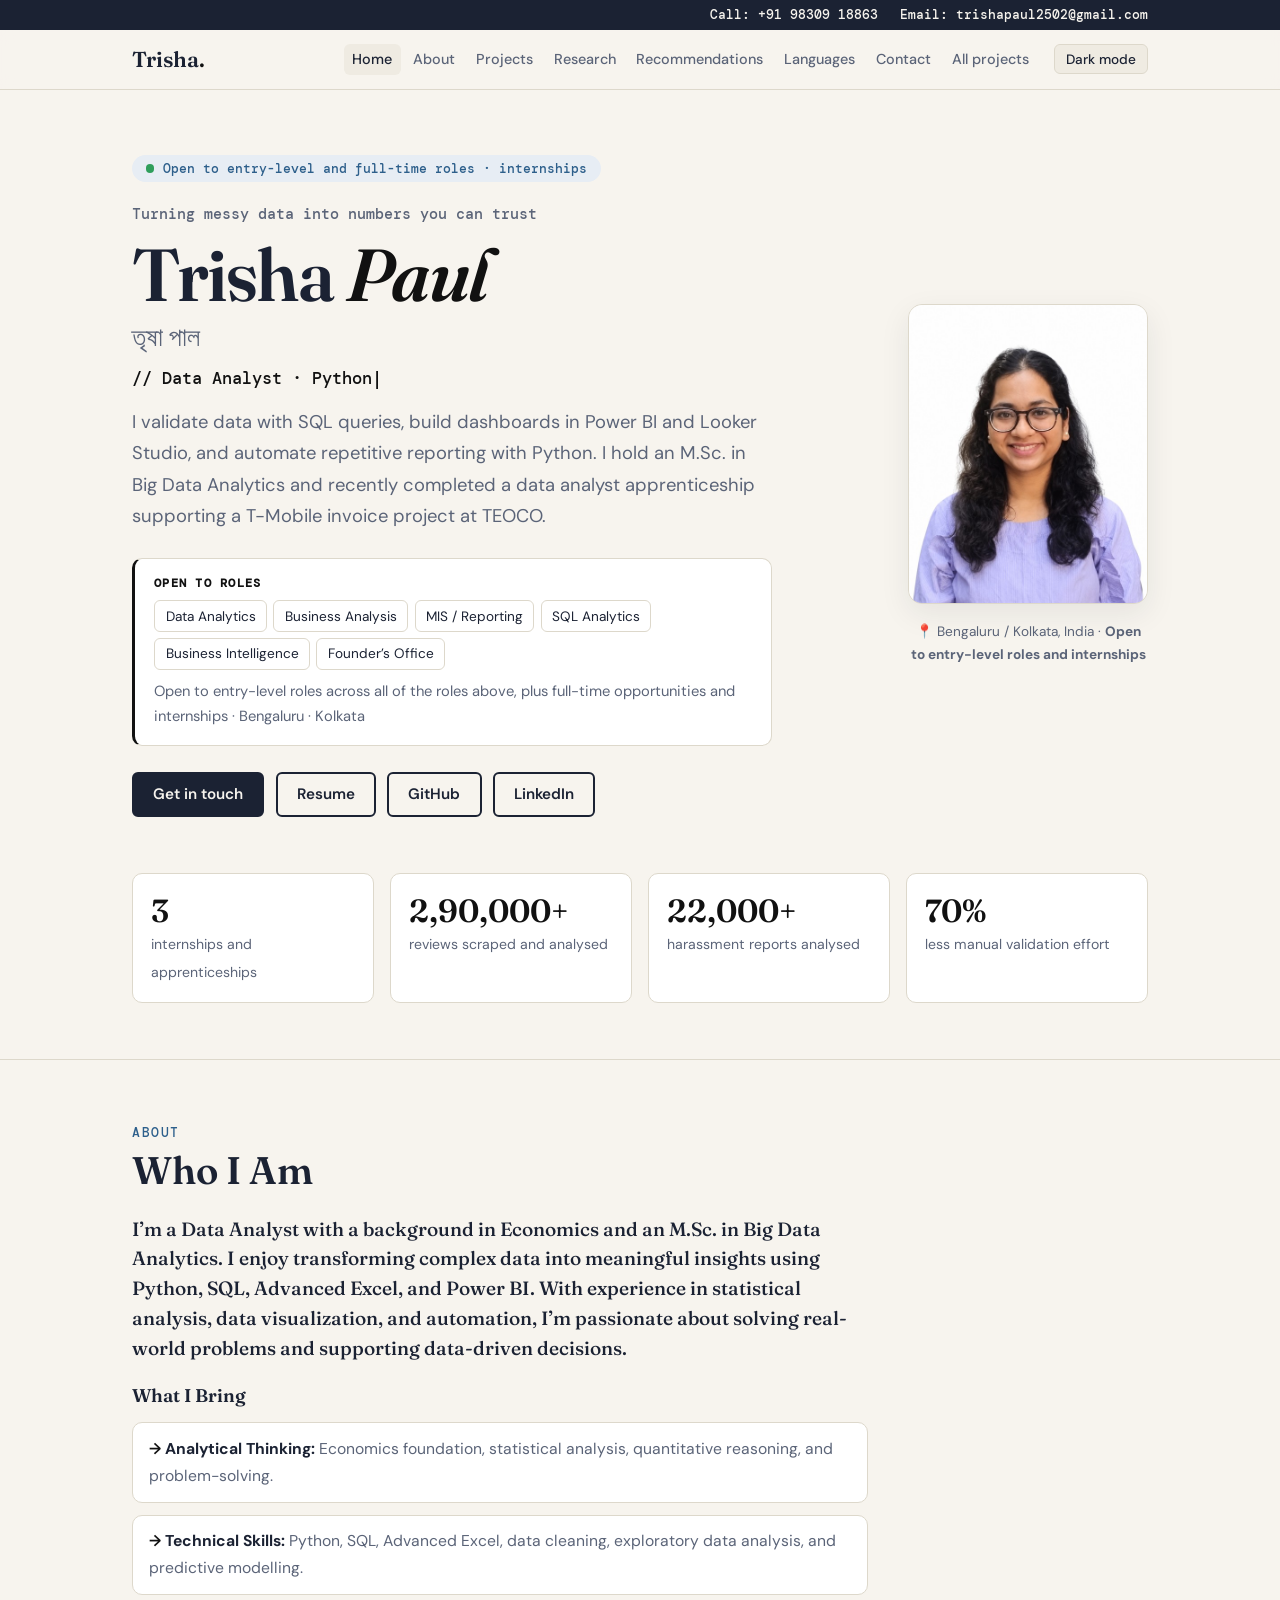
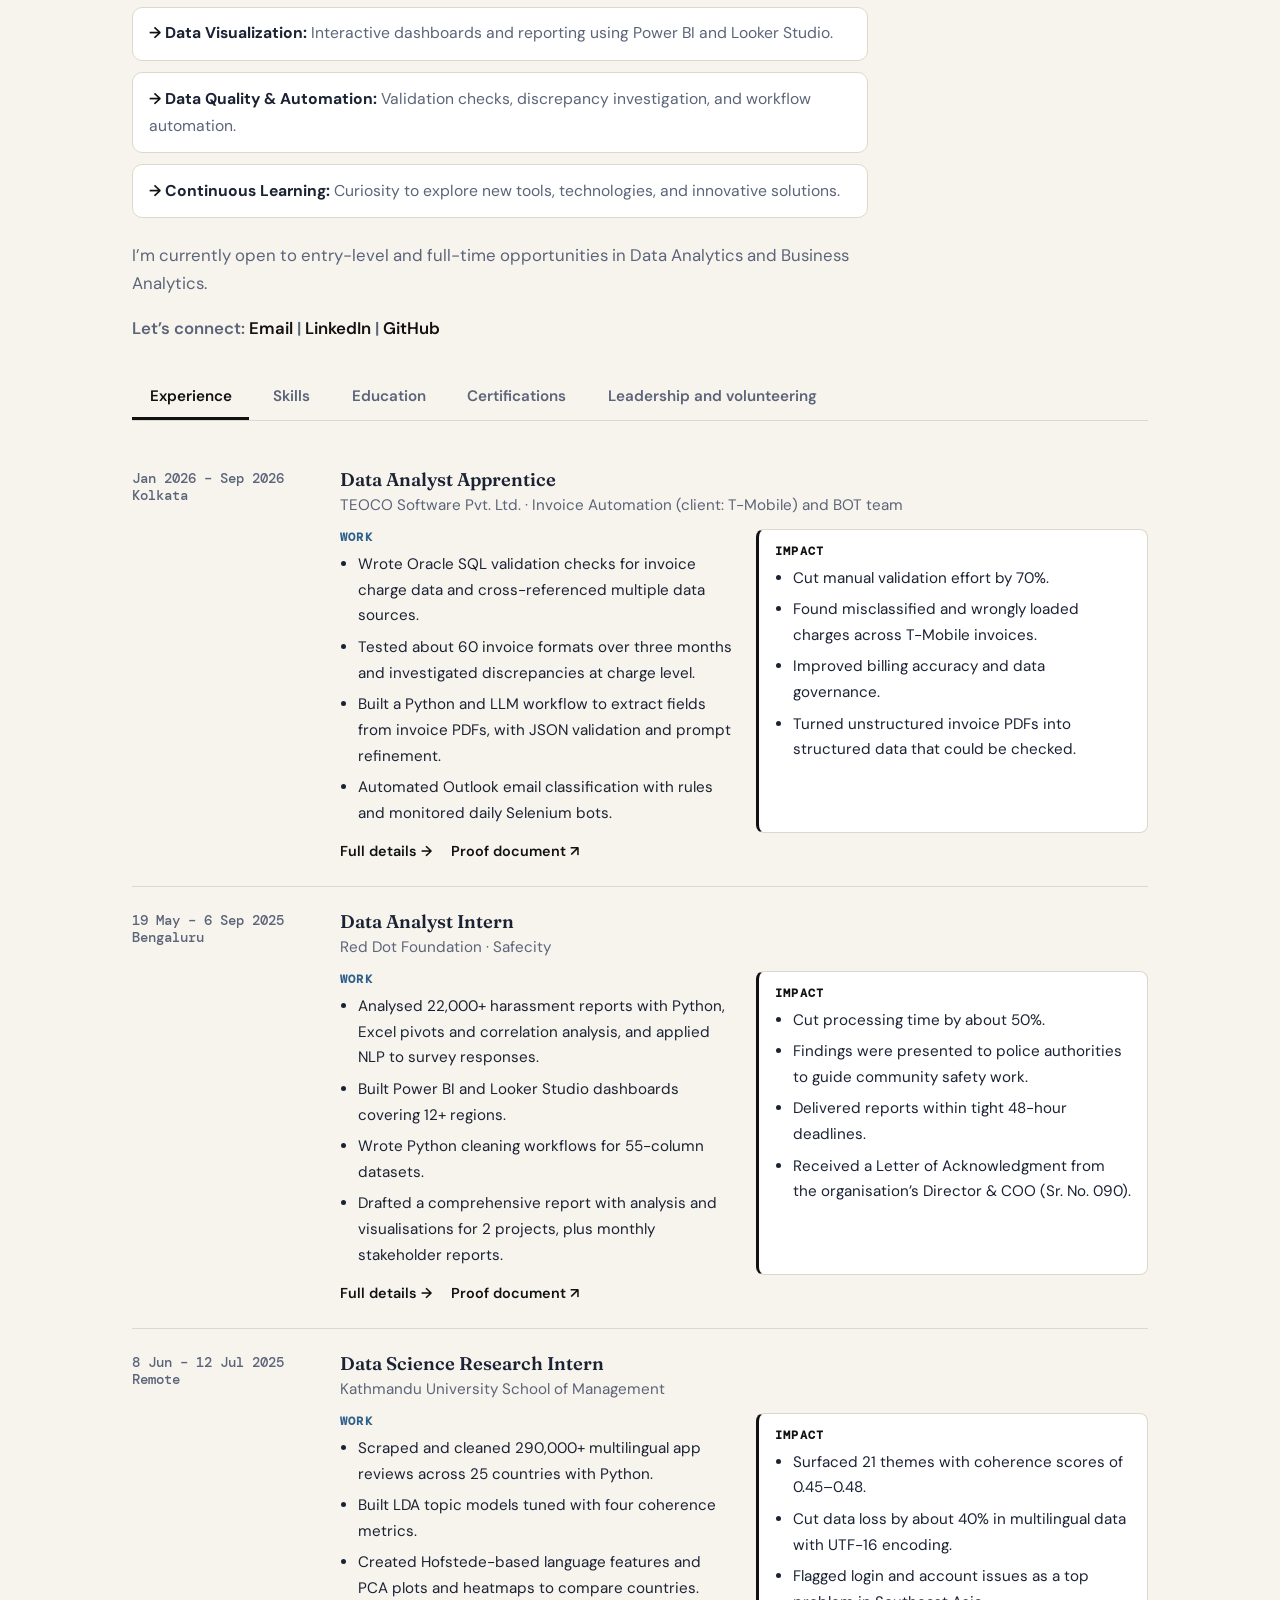
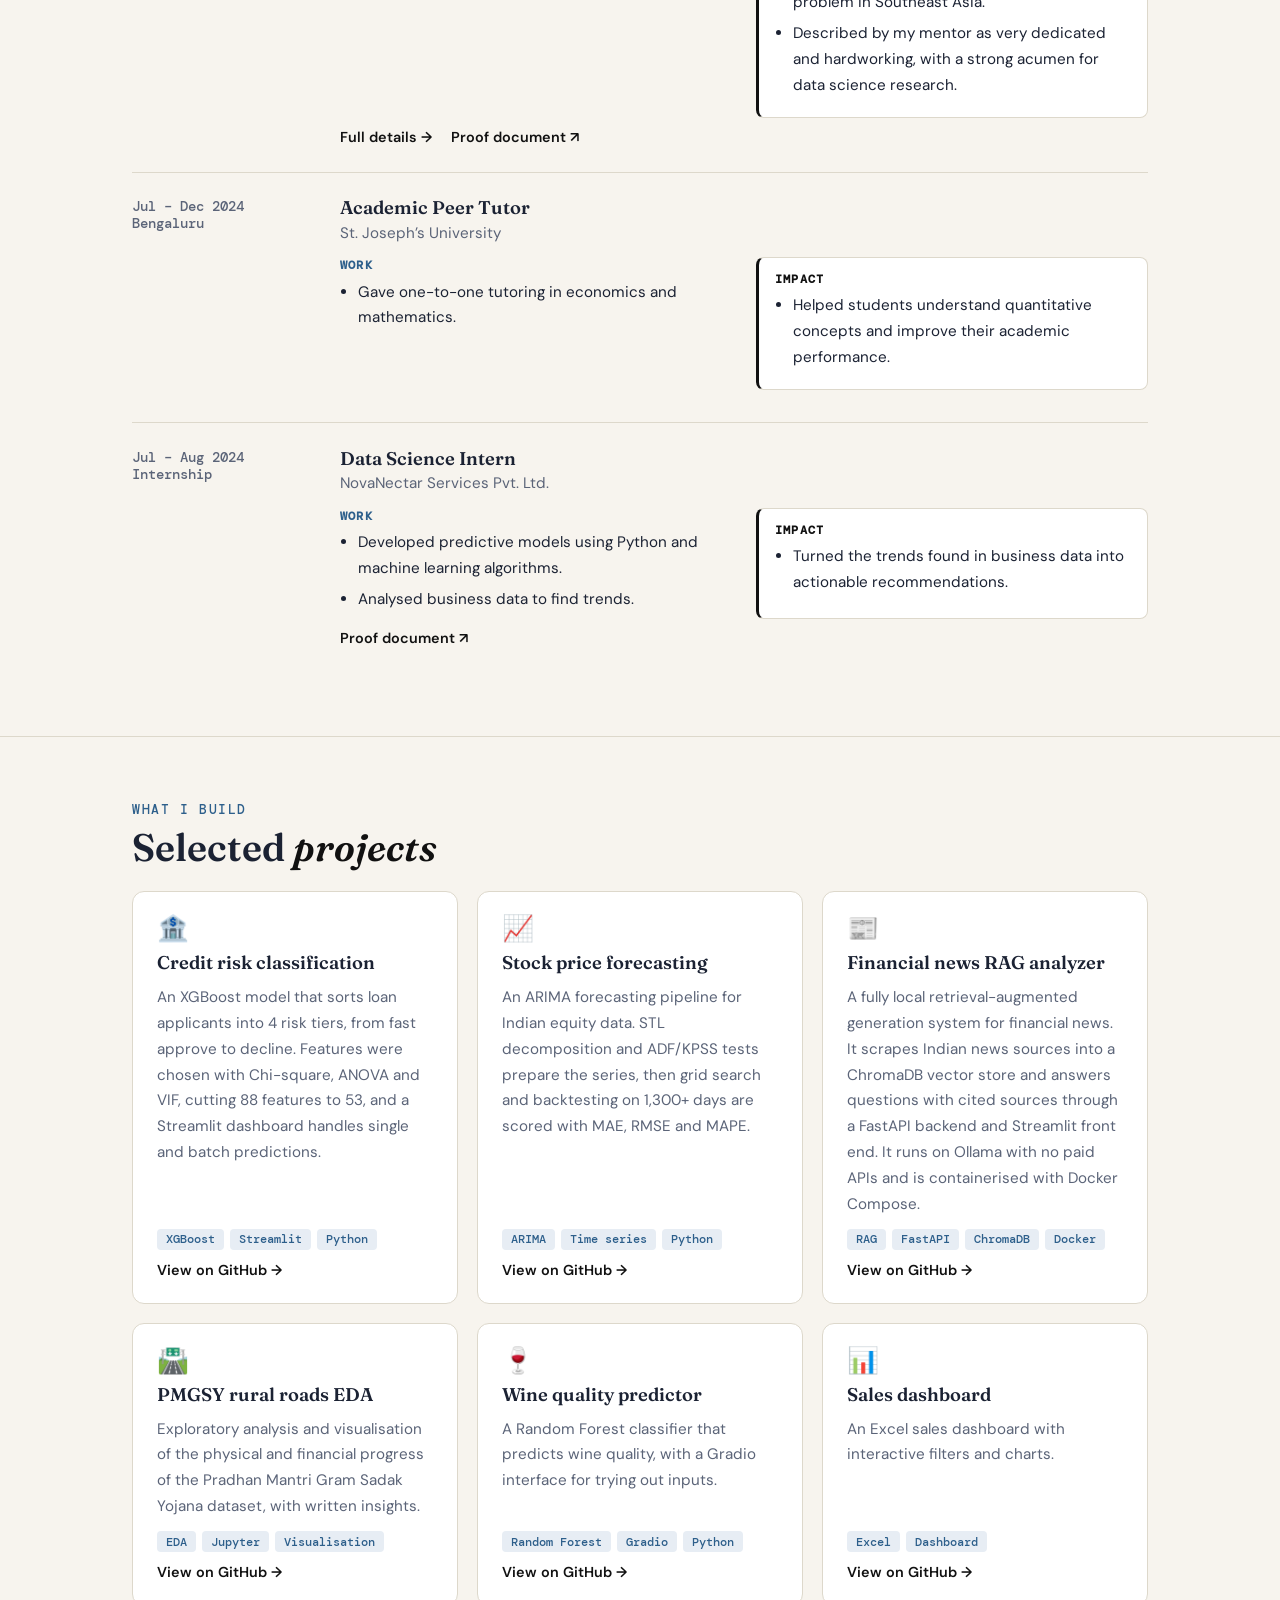
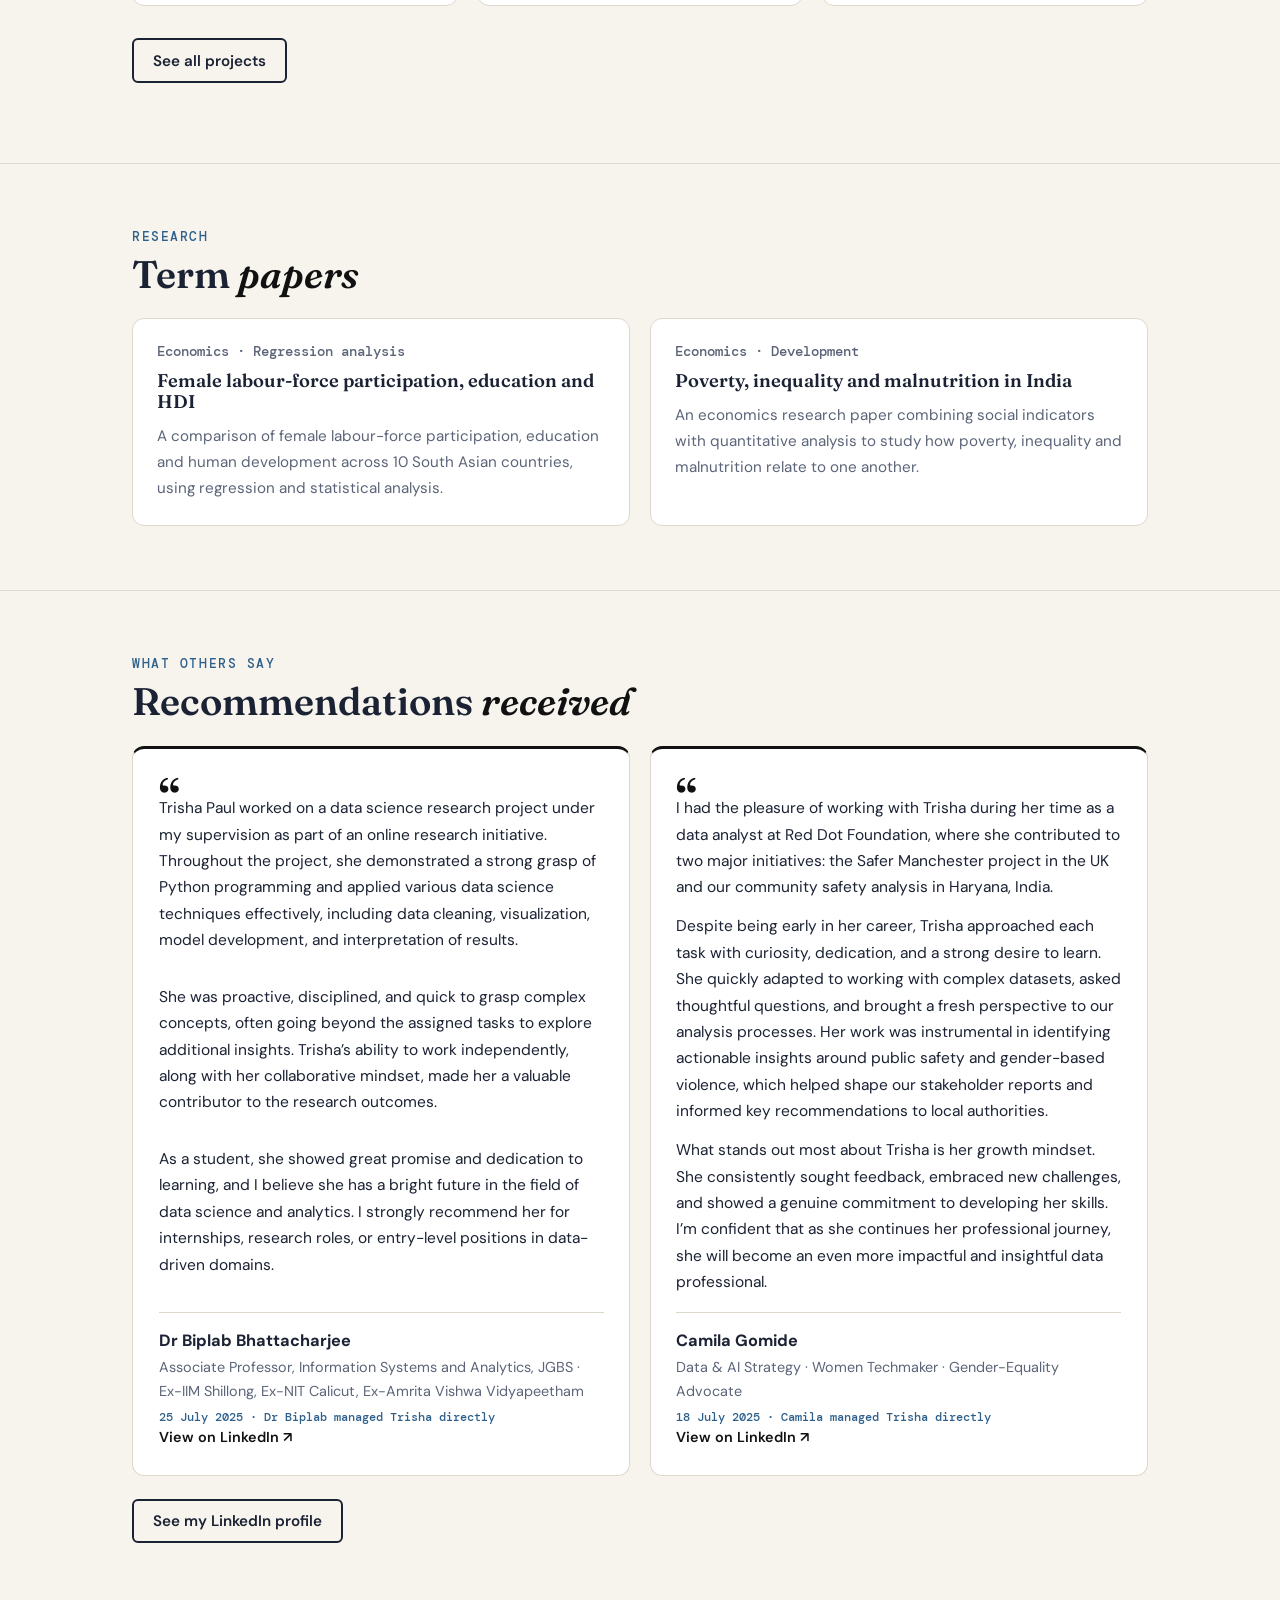
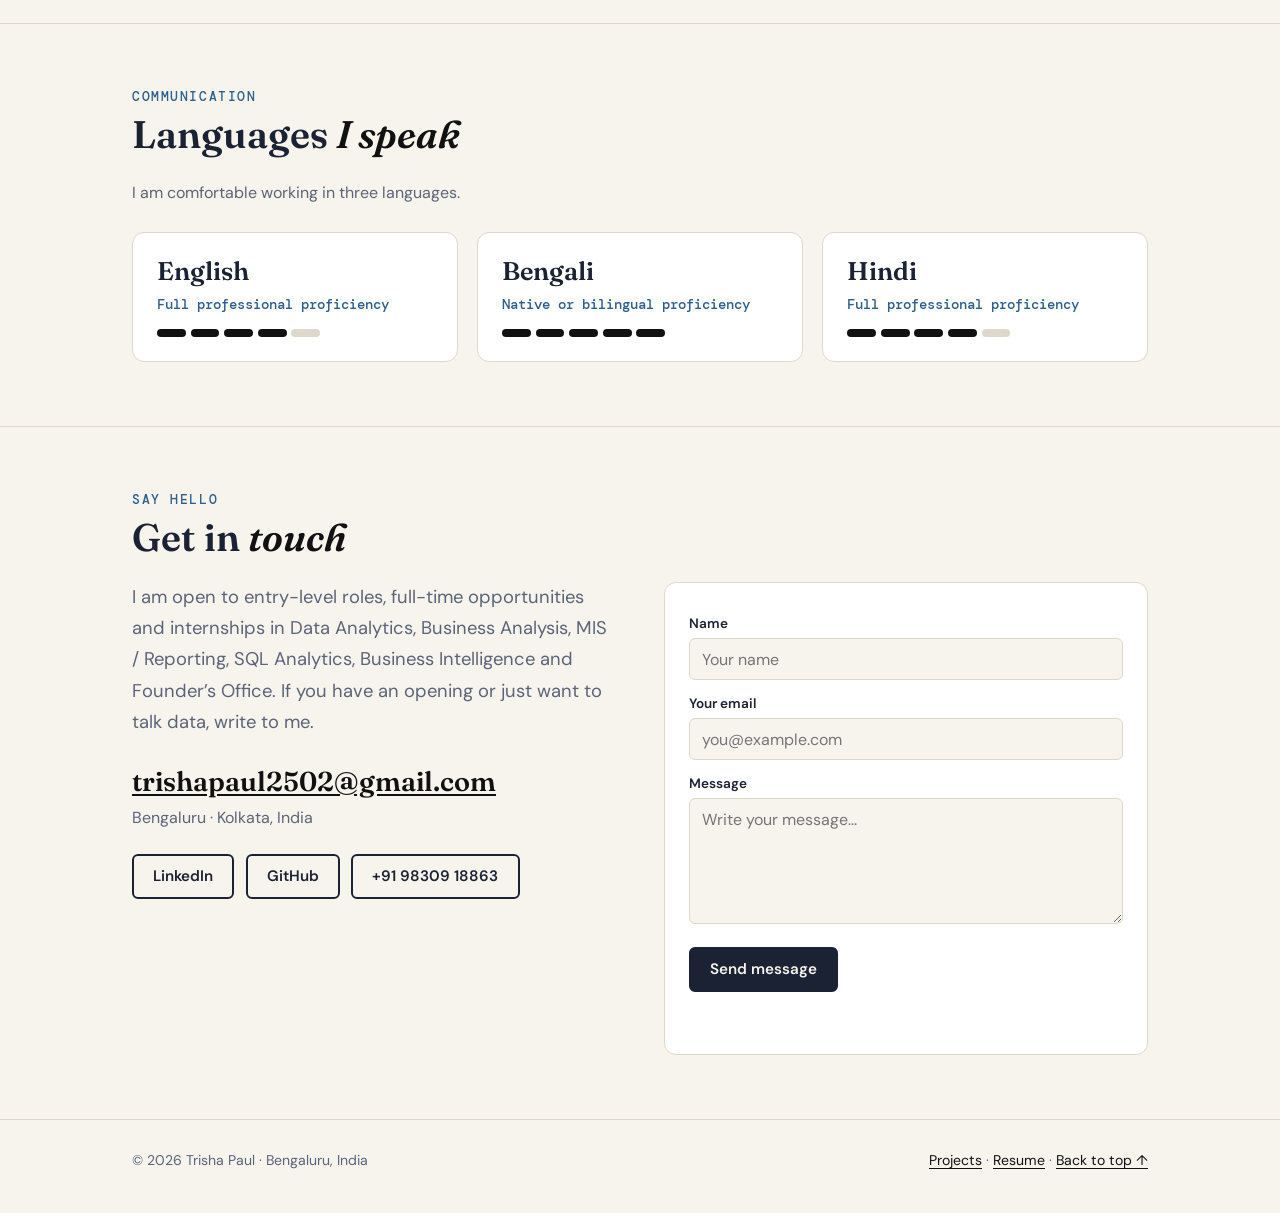
<file: index.html>
<!DOCTYPE html>
<html lang="en">
<head>
<meta charset="utf-8">
<meta name="viewport" content="width=device-width, initial-scale=1">
<title>Trisha Paul · Data Analyst</title>
<meta name="description" content="Trisha Paul is a Data Analyst with a background in Economics and an M.Sc. in Big Data Analytics. Open to entry-level and full-time roles and internships in Data Analytics, Business Analysis, MIS and Reporting, SQL Analytics, Business Intelligence and Founder’s Office.">
<meta name="theme-color" content="#b4440b">
<meta property="og:title" content="Trisha Paul · Data Analyst">
<meta property="og:description" content="SQL, Python, Excel and Power BI. Open to entry-level and full-time roles and internships.">
<meta property="og:type" content="website">
<meta property="og:image" content="https://trishapaul5.github.io/photo.jpg">
<link rel="icon" href="data:image/svg+xml,%3Csvg xmlns='http://www.w3.org/2000/svg' viewBox='0 0 100 100'%3E%3Ctext y='.9em' font-size='90'%3E📊%3C/text%3E%3C/svg%3E">
<link rel="preconnect" href="https://fonts.googleapis.com">
<link rel="preconnect" href="https://fonts.gstatic.com" crossorigin>
<link rel="stylesheet" href="https://fonts.googleapis.com/css2?family=DM+Mono:wght@400;500&family=DM+Sans:wght@400;500;600&family=Fraunces:ital,wght@0,500;0,600;1,500&display=swap">
<link rel="stylesheet" href="style.css">
<script>
  /* Set the theme before first paint so there is no flash */
  (function () {
    var t = null;
    try { t = localStorage.getItem('tp-theme'); } catch (e) {}
    if (!t) t = window.matchMedia && window.matchMedia('(prefers-color-scheme: dark)').matches ? 'dark' : 'light';
    document.documentElement.setAttribute('data-theme', t);
  })();
</script>
<script type="application/ld+json">
{
  "@context": "https://schema.org",
  "@type": "Person",
  "name": "Trisha Paul",
  "alternateName": "তৃষা পাল",
  "jobTitle": "Data Analyst",
  "url": "https://trishapaul5.github.io",
  "image": "https://trishapaul5.github.io/photo.jpg",
  "knowsLanguage": ["en", "bn", "hi"],
  "alumniOf": ["St. Joseph’s University, Bengaluru", "University of Calcutta"],
  "sameAs": [
    "https://github.com/Trishapaul5",
    "https://www.linkedin.com/in/trisha-paul-151157214"
  ]
}
</script>
</head>
<body>

<a class="skip" href="#main">Skip to content</a>

<div class="topbar">
  <div class="wrap">
    <a href="tel:+919830918863">Call: +91 98309 18863</a>
    <a href="mailto:trishapaul2502@gmail.com">Email: trishapaul2502@gmail.com</a>
  </div>
</div>

<header class="top">
  <div class="wrap bar">
    <a class="logo" href="index.html">Trisha<span>.</span></a>
    <button class="burger" id="burger" type="button" aria-label="Open menu" aria-expanded="false" aria-controls="menu">
      <span></span><span></span><span></span>
    </button>
    <nav class="links" id="menu" aria-label="Main">
      <a href="#hero">Home</a>
      <a href="#about">About</a>
      <a href="#projects">Projects</a>
      <a href="#research">Research</a>
      <a href="#recommendations">Recommendations</a>
      <a href="#languages">Languages</a>
      <a href="#contact">Contact</a>
      <a href="projects.html">All projects</a>
    </nav>
    <button id="theme" class="themebtn" type="button" aria-label="Switch colour theme">Dark mode</button>
  </div>
</header>

<main id="main">

<!-- HERO -->
<section id="hero" class="hero">
  <div class="wrap herogrid">
    <div class="heroText">
      <span class="status"><i></i>Open to entry-level and full-time roles · internships</span>
      <p class="eyebrow">Turning messy data into numbers you can trust</p>
      <h1>Trisha <em>Paul</em></h1>
      <p class="bn" lang="bn">তৃষা পাল</p>
      <p class="role">// Data Analyst · <span id="typed">SQL</span><span class="caret" aria-hidden="true">|</span></p>
      <p class="lead">I validate data with SQL queries, build dashboards in Power BI and Looker Studio, and automate repetitive reporting with Python. I hold an M.Sc. in Big Data Analytics and recently completed a data analyst apprenticeship supporting a T-Mobile invoice project at TEOCO.</p>

      <div class="openbox">
        <h2>Open to roles</h2>
        <div class="chips">
          <span class="chip">Data Analytics</span>
          <span class="chip">Business Analysis</span>
          <span class="chip">MIS / Reporting</span>
          <span class="chip">SQL Analytics</span>
          <span class="chip">Business Intelligence</span>
          <span class="chip">Founder’s Office</span>
        </div>
        <p>Open to entry-level roles across all of the roles above, plus full-time opportunities and internships · Bengaluru · Kolkata</p>
      </div>

      <div class="btns">
        <a class="btn p" href="#contact">Get in touch</a>
        <a class="btn" href="Trisha_Paul_Resume.pdf" target="_blank" rel="noopener noreferrer">Resume</a>
        <a class="btn" href="https://github.com/Trishapaul5" target="_blank" rel="noopener noreferrer">GitHub</a>
        <a class="btn" href="https://www.linkedin.com/in/trisha-paul-151157214" target="_blank" rel="noopener noreferrer">LinkedIn</a>
      </div>
    </div>
    <div class="heroArt">
      <!-- The photo file must be named photo.jpg (lowercase, no spaces) and sit next to this file.
           If it is missing, the TP letters show instead. -->
      <div class="mono">
        <span aria-hidden="true">TP</span>
        <img src="photo.jpg" alt="Trisha Paul" width="240" height="300" onerror="this.remove()">
      </div>
      <p class="pin">📍 Bengaluru / Kolkata, India · <b>Open to entry-level roles and internships</b></p>
    </div>
  </div>

  <div class="wrap stats">
    <div class="stat"><b data-count="3">3</b><span>internships and apprenticeships</span></div>
    <div class="stat"><b data-count="290000" data-suffix="+">290,000+</b><span>reviews scraped and analysed</span></div>
    <div class="stat"><b data-count="22000" data-suffix="+">22,000+</b><span>harassment reports analysed</span></div>
    <div class="stat"><b data-count="70" data-suffix="%">70%</b><span>less manual validation effort</span></div>
  </div>
</section>

<!-- ABOUT -->
<section id="about">
  <div class="wrap">
    <p class="kicker">About</p>
    <h2>Who I Am</h2>

    <div class="about">
      <p class="about-lead">I’m a Data Analyst with a background in Economics and an M.Sc. in Big Data Analytics. I enjoy transforming complex data into meaningful insights using Python, SQL, Advanced Excel, and Power BI. With experience in statistical analysis, data visualization, and automation, I’m passionate about solving real-world problems and supporting data-driven decisions.</p>

      <h3>What I Bring</h3>
      <ul class="bring">
        <li><b>Analytical Thinking:</b> Economics foundation, statistical analysis, quantitative reasoning, and problem-solving.</li>
        <li><b>Technical Skills:</b> Python, SQL, Advanced Excel, data cleaning, exploratory data analysis, and predictive modelling.</li>
        <li><b>Data Visualization:</b> Interactive dashboards and reporting using Power BI and Looker Studio.</li>
        <li><b>Data Quality &amp; Automation:</b> Validation checks, discrepancy investigation, and workflow automation.</li>
        <li><b>Continuous Learning:</b> Curiosity to explore new tools, technologies, and innovative solutions.</li>
      </ul>

      <p>I’m currently open to entry-level and full-time opportunities in Data Analytics and Business Analytics.</p>
      <p class="connect">Let’s connect:
        <a href="mailto:trishapaul2502@gmail.com">Email</a> |
        <a href="https://linkedin.com/in/trisha-paul-151157214" target="_blank" rel="noopener noreferrer">LinkedIn</a> |
        <a href="https://github.com/Trishapaul5" target="_blank" rel="noopener noreferrer">GitHub</a>
      </p>
    </div>

    <div class="tabs" role="tablist" aria-label="About sections">
      <button class="tab on" role="tab" id="t-exp" aria-selected="true" aria-controls="p-exp" type="button">Experience</button>
      <button class="tab" role="tab" id="t-skills" aria-selected="false" aria-controls="p-skills" tabindex="-1" type="button">Skills</button>
      <button class="tab" role="tab" id="t-edu" aria-selected="false" aria-controls="p-edu" tabindex="-1" type="button">Education</button>
      <button class="tab" role="tab" id="t-cert" aria-selected="false" aria-controls="p-cert" tabindex="-1" type="button">Certifications</button>
      <button class="tab" role="tab" id="t-lead" aria-selected="false" aria-controls="p-lead" tabindex="-1" type="button">Leadership and volunteering</button>
    </div>

    <!-- EXPERIENCE -->
    <div class="panel" id="p-exp" role="tabpanel" aria-labelledby="t-exp">

      <article class="job">
        <div class="when">Jan 2026 – Sep 2026<br>Kolkata</div>
        <div>
          <h3><a href="teoco.html">Data Analyst Apprentice</a><small>TEOCO Software Pvt. Ltd. · Invoice Automation (client: T-Mobile) and BOT team</small></h3>
          <div class="wi">
            <div class="work">
              <h4>Work</h4>
              <ul>
                <li>Wrote Oracle SQL validation checks for invoice charge data and cross-referenced multiple data sources.</li>
                <li>Tested about 60 invoice formats over three months and investigated discrepancies at charge level.</li>
                <li>Built a Python and LLM workflow to extract fields from invoice PDFs, with JSON validation and prompt refinement.</li>
                <li>Automated Outlook email classification with rules and monitored daily Selenium bots.</li>
              </ul>
            </div>
            <div class="impact">
              <h4>Impact</h4>
              <ul>
                <li>Cut manual validation effort by 70%.</li>
                <li>Found misclassified and wrongly loaded charges across T-Mobile invoices.</li>
                <li>Improved billing accuracy and data governance.</li>
                <li>Turned unstructured invoice PDFs into structured data that could be checked.</li>
              </ul>
            </div>
          </div>
          <p class="actions"><a href="teoco.html">Full details →</a><a href="https://drive.google.com/file/d/194soDsU3c8IDGOEJnpSafS9arc6nTS0q/view?usp=drive_link" target="_blank" rel="noopener noreferrer">Proof document ↗</a></p>
        </div>
      </article>

      <article class="job">
        <div class="when">19 May – 6 Sep 2025<br>Bengaluru</div>
        <div>
          <h3><a href="safecity.html">Data Analyst Intern</a><small>Red Dot Foundation · Safecity</small></h3>
          <div class="wi">
            <div class="work">
              <h4>Work</h4>
              <ul>
                <li>Analysed 22,000+ harassment reports with Python, Excel pivots and correlation analysis, and applied NLP to survey responses.</li>
                <li>Built Power BI and Looker Studio dashboards covering 12+ regions.</li>
                <li>Wrote Python cleaning workflows for 55-column datasets.</li>
                <li>Drafted a comprehensive report with analysis and visualisations for 2 projects, plus monthly stakeholder reports.</li>
              </ul>
            </div>
            <div class="impact">
              <h4>Impact</h4>
              <ul>
                <li>Cut processing time by about 50%.</li>
                <li>Findings were presented to police authorities to guide community safety work.</li>
                <li>Delivered reports within tight 48-hour deadlines.</li>
                <li>Received a Letter of Acknowledgment from the organisation’s Director &amp; COO (Sr. No. 090).</li>
              </ul>
            </div>
          </div>
          <p class="actions"><a href="safecity.html">Full details →</a><a href="https://drive.google.com/file/d/1nWedihLAeyLNRfl4c-Gq-XiR1y22yzY5/view?usp=sharing" target="_blank" rel="noopener noreferrer">Proof document ↗</a></p>
        </div>
      </article>

      <article class="job">
        <div class="when">8 Jun – 12 Jul 2025<br>Remote</div>
        <div>
          <h3><a href="kathmandu-university.html">Data Science Research Intern</a><small>Kathmandu University School of Management</small></h3>
          <div class="wi">
            <div class="work">
              <h4>Work</h4>
              <ul>
                <li>Scraped and cleaned 290,000+ multilingual app reviews across 25 countries with Python.</li>
                <li>Built LDA topic models tuned with four coherence metrics.</li>
                <li>Created Hofstede-based language features and PCA plots and heatmaps to compare countries.</li>
              </ul>
            </div>
            <div class="impact">
              <h4>Impact</h4>
              <ul>
                <li>Surfaced 21 themes with coherence scores of 0.45–0.48.</li>
                <li>Cut data loss by about 40% in multilingual data with UTF-16 encoding.</li>
                <li>Flagged login and account issues as a top problem in Southeast Asia.</li>
                <li>Described by my mentor as very dedicated and hardworking, with a strong acumen for data science research.</li>
              </ul>
            </div>
          </div>
          <p class="actions"><a href="kathmandu-university.html">Full details →</a><a href="https://drive.google.com/file/d/180XlpPEu57iBRHj8LcuigiFp_LqobJIN/view?usp=sharing" target="_blank" rel="noopener noreferrer">Proof document ↗</a></p>
        </div>
      </article>

      <article class="job">
        <div class="when">Jul – Dec 2024<br>Bengaluru</div>
        <div>
          <h3>Academic Peer Tutor<small>St. Joseph’s University</small></h3>
          <div class="wi">
            <div class="work">
              <h4>Work</h4>
              <ul><li>Gave one-to-one tutoring in economics and mathematics.</li></ul>
            </div>
            <div class="impact">
              <h4>Impact</h4>
              <ul><li>Helped students understand quantitative concepts and improve their academic performance.</li></ul>
            </div>
          </div>
        </div>
      </article>

      <article class="job">
        <div class="when">Jul – Aug 2024<br>Internship</div>
        <div>
          <h3>Data Science Intern<small>NovaNectar Services Pvt. Ltd.</small></h3>
          <div class="wi">
            <div class="work">
              <h4>Work</h4>
              <ul>
                <li>Developed predictive models using Python and machine learning algorithms.</li>
                <li>Analysed business data to find trends.</li>
              </ul>
            </div>
            <div class="impact">
              <h4>Impact</h4>
              <ul>
                <li>Turned the trends found in business data into actionable recommendations.</li>
              </ul>
            </div>
          </div>
          <p class="actions"><a href="https://drive.google.com/file/d/19CO4fgQaGebaL_N3M6TqiWt9kh3OeNQn/view?usp=drive_link" target="_blank" rel="noopener noreferrer">Proof document ↗</a></p>
        </div>
      </article>
    </div>

    <!-- SKILLS -->
    <div class="panel" id="p-skills" role="tabpanel" aria-labelledby="t-skills" hidden>
      <div class="skills">
        <div><h3>SQL and data quality</h3><div class="chips"><span class="chip">Oracle SQL</span><span class="chip">MySQL</span><span class="chip">MongoDB (basics)</span><span class="chip">Joins</span><span class="chip">Subqueries</span><span class="chip">CASE</span><span class="chip">Data validation</span></div></div>
        <div><h3>Reporting and BI</h3><div class="chips"><span class="chip">Power BI</span><span class="chip">Looker Studio</span><span class="chip">Excel</span><span class="chip">Pivot tables</span><span class="chip">Dashboards</span></div></div>
        <div><h3>Python and automation</h3><div class="chips"><span class="chip">Pandas</span><span class="chip">NumPy</span><span class="chip">Selenium</span><span class="chip">LLMs</span><span class="chip">Prompt engineering</span><span class="chip">JSON validation</span></div></div>
        <div><h3>Analytics and ML</h3><div class="chips"><span class="chip">EDA</span><span class="chip">Scikit-learn</span><span class="chip">XGBoost</span><span class="chip">Time series</span><span class="chip">Hypothesis testing</span><span class="chip">Regression</span></div></div>
        <div><h3>NLP</h3><div class="chips"><span class="chip">Text pre-processing</span><span class="chip">Topic modelling (LDA)</span><span class="chip">Sentiment analysis</span><span class="chip">Feature extraction</span></div></div>
        <div><h3>Visualisation</h3><div class="chips"><span class="chip">Matplotlib</span><span class="chip">Seaborn</span><span class="chip">Streamlit</span><span class="chip">Gradio</span></div></div>
        <div><h3>Tools</h3><div class="chips"><span class="chip">Git</span><span class="chip">GitHub</span><span class="chip">JIRA</span><span class="chip">Bitbucket</span><span class="chip">R</span></div></div>
      </div>
    </div>

    <!-- EDUCATION -->
    <div class="panel" id="p-edu" role="tabpanel" aria-labelledby="t-edu" hidden>
      <div class="edu">
        <div class="card"><span class="when">2024 – 2026</span><h3>M.Sc. Big Data Analytics</h3><p>St. Joseph’s University, Bengaluru<br>CGPA 8.0</p></div>
        <div class="card"><span class="when">2021 – 2024</span><h3>B.Sc. Economics Honours</h3><p>University of Calcutta, Kolkata<br>CGPA 7.5</p></div>
        <div class="card">
          <span class="when">Test scores</span>
          <h3>CUET (Economics)</h3>
          <div class="score">184<small> / 300</small></div>
        </div>
      </div>
    </div>

    <!-- CERTIFICATIONS -->
    <div class="panel" id="p-cert" role="tabpanel" aria-labelledby="t-cert" hidden>
      <div class="edu">

        <div class="card">
          <span class="badge">Passed</span>
          <h3>IC38 · Life Insurance Agent Examination</h3>
          <p class="cert-by">Licensing examination for life insurance agents in India, covering life insurance fundamentals, products and regulation.</p>
          <!-- Replace this link with a share link ("Anyone with the link") to your certificate file -->
          <a class="go" href="https://drive.google.com/drive/u/0/home" target="_blank" rel="noopener noreferrer">View certificate ↗</a>
        </div>

        <div class="card">
          <span class="when">Jan 2025</span>
          <h3>Python for AI, ML and Deep Learning</h3>
          <p class="cert-by">IIT Kanpur certificate program · Does not expire</p>
          <a class="go" href="https://drive.google.com/file/d/1NQw4w1YpCsFBe-ytkppT5UZUd1yM670D/view?usp=sharing" target="_blank" rel="noopener noreferrer">View certificate ↗</a>
        </div>

        <div class="card">
          <span class="when">Jan 2026</span>
          <h3>Software Engineer Intern Certificate</h3>
          <p class="cert-by">HackerRank</p>
          <a class="go" href="https://www.hackerrank.com/certificates/6f88ee04331e" target="_blank" rel="noopener noreferrer">Show credential ↗</a>
        </div>

        <div class="card">
          <h3>SQL (Basic) Certificate</h3>
          <p class="cert-by">HackerRank</p>
          <a class="go" href="https://www.hackerrank.com/certificates/d80769ab0291" target="_blank" rel="noopener noreferrer">Show credential ↗</a>
        </div>

        <div class="card">
          <span class="when">Apr 2025</span>
          <h3>Standard Bank · Data Science Job Simulation</h3>
          <p class="cert-by">Forage</p>
          <span class="cert-id">ID: ujkKpk64xKasbzRZ9</span>
          <a class="go" href="https://drive.google.com/file/d/1WTNv0TVSsE2qBQKoeoAsg25ZYw8zqNsl/view?usp=drive_link" target="_blank" rel="noopener noreferrer">View certificate ↗</a>
        </div>

        <div class="card">
          <span class="when">Apr 2025</span>
          <h3>Tata Group · Data Visualisation: Empowering Business with Effective Insights</h3>
          <p class="cert-by">Forage job simulation, Tata Consultancy Services</p>
          <span class="cert-id">ID: eN2xdq5fZSRcz3k9k</span>
          <a class="go" href="https://drive.google.com/file/d/1SN5UVEhCm3wQ3PdYT3oqS_KFpOfardUt/view?usp=drive_link" target="_blank" rel="noopener noreferrer">View certificate ↗</a>
        </div>

        <div class="card">
          <span class="when">Aug 2024</span>
          <h3>Introduction to MongoDB (for Students)</h3>
          <p class="cert-by">MongoDB</p>
          <span class="cert-id">ID: MDB4at41l7lo5</span>
          <a class="go" href="https://drive.google.com/file/d/1vyA1uzCoVWoEgB_QUaIZHLDSXOdpkOem/view?usp=drive_link" target="_blank" rel="noopener noreferrer">View certificate ↗</a>
        </div>

        <div class="card"><h3>Introduction to Econometrics</h3><p class="cert-by">NPTEL</p></div>
        <div class="card"><h3>Excel Basics for Data Analysis</h3><p class="cert-by">IBM</p></div>
        <div class="card"><h3>Probability and Statistics using Python</h3><p class="cert-by">Infosys Springboard</p></div>
        <div class="card"><h3>Basics of Linear Algebra using Python</h3><p class="cert-by">Infosys Springboard</p></div>
      </div>
    </div>

    <!-- LEADERSHIP AND VOLUNTEERING -->
    <div class="panel" id="p-lead" role="tabpanel" aria-labelledby="t-lead" hidden>
      <article class="job">
        <div class="when">Sep 2021 – Aug 2024<br>Kolkata</div>
        <div>
          <h3>NSS Volunteer<small>National Service Scheme · Gokhale Memorial Girls College unit</small></h3>
          <div class="wi">
            <div class="work">
              <h4>Work</h4>
              <ul>
                <li>Active volunteer in the college NSS unit and an active member of its creative team, making placards and tote bags for events.</li>
                <li>Taught underprivileged students at Sister Nivedita Children’s Home, Kolkata, including origami and artworks.</li>
                <li>Took part in a 7-day special camp and a medical camp.</li>
              </ul>
            </div>
            <div class="impact">
              <h4>Impact</h4>
              <ul>
                <li>Led fellow volunteers and gained leadership skills.</li>
                <li>Built team leadership and community outreach experience over three years.</li>
              </ul>
            </div>
          </div>
        </div>
      </article>

      <article class="job">
        <div class="when">Sep 2021 – Aug 2024</div>
        <div>
          <h3>Member<small>Social Awareness Club · Gokhale Memorial Girls College</small></h3>
        </div>
      </article>

      <article class="job">
        <div class="when">Leadership roles</div>
        <div>
          <h3>Student leadership<small>Competitions, content and documentation</small></h3>
          <ul class="plain-list">
            <li>Event Head, Data Shark Challenge, a national-level data science and AI competition.</li>
            <li>Content Head, “Weekend With Data” YouTube series.</li>
            <li>Documentation Head, IEEE, St. Joseph’s University.</li>
          </ul>
        </div>
      </article>
    </div>
  </div>
</section>

<!-- PROJECTS -->
<section id="projects">
  <div class="wrap">
    <p class="kicker">What I build</p>
    <h2>Selected <em>projects</em></h2>
    <div class="grid">

      <article class="card reveal">
        <span class="ico" aria-hidden="true">🏦</span>
        <h3>Credit risk classification</h3>
        <p>An XGBoost model that sorts loan applicants into 4 risk tiers, from fast approve to decline. Features were chosen with Chi-square, ANOVA and VIF, cutting 88 features to 53, and a Streamlit dashboard handles single and batch predictions.</p>
        <div class="tags"><span class="tag">XGBoost</span><span class="tag">Streamlit</span><span class="tag">Python</span></div>
        <a class="go" href="https://github.com/Trishapaul5/CREDIT-ML-CLASSIFICATION-PROJECT-" target="_blank" rel="noopener noreferrer">View on GitHub →</a>
      </article>

      <article class="card reveal">
        <span class="ico" aria-hidden="true">📈</span>
        <h3>Stock price forecasting</h3>
        <p>An ARIMA forecasting pipeline for Indian equity data. STL decomposition and ADF/KPSS tests prepare the series, then grid search and backtesting on 1,300+ days are scored with MAE, RMSE and MAPE.</p>
        <div class="tags"><span class="tag">ARIMA</span><span class="tag">Time series</span><span class="tag">Python</span></div>
        <a class="go" href="https://github.com/Trishapaul5/stock-price-forecasting-arima" target="_blank" rel="noopener noreferrer">View on GitHub →</a>
      </article>

      <article class="card reveal">
        <span class="ico" aria-hidden="true">📰</span>
        <h3>Financial news RAG analyzer</h3>
        <p>A fully local retrieval-augmented generation system for financial news. It scrapes Indian news sources into a ChromaDB vector store and answers questions with cited sources through a FastAPI backend and Streamlit front end. It runs on Ollama with no paid APIs and is containerised with Docker Compose.</p>
        <div class="tags"><span class="tag">RAG</span><span class="tag">FastAPI</span><span class="tag">ChromaDB</span><span class="tag">Docker</span></div>
        <a class="go" href="https://github.com/Trishapaul5/financial-rag-analyzer" target="_blank" rel="noopener noreferrer">View on GitHub →</a>
      </article>

      <article class="card reveal">
        <span class="ico" aria-hidden="true">🛣️</span>
        <h3>PMGSY rural roads EDA</h3>
        <p>Exploratory analysis and visualisation of the physical and financial progress of the Pradhan Mantri Gram Sadak Yojana dataset, with written insights.</p>
        <div class="tags"><span class="tag">EDA</span><span class="tag">Jupyter</span><span class="tag">Visualisation</span></div>
        <a class="go" href="https://github.com/Trishapaul5/PMGSY-EDA" target="_blank" rel="noopener noreferrer">View on GitHub →</a>
      </article>

      <article class="card reveal">
        <span class="ico" aria-hidden="true">🍷</span>
        <h3>Wine quality predictor</h3>
        <p>A Random Forest classifier that predicts wine quality, with a Gradio interface for trying out inputs.</p>
        <div class="tags"><span class="tag">Random Forest</span><span class="tag">Gradio</span><span class="tag">Python</span></div>
        <a class="go" href="https://github.com/Trishapaul5/wine_quality_predictor" target="_blank" rel="noopener noreferrer">View on GitHub →</a>
      </article>

      <article class="card reveal">
        <span class="ico" aria-hidden="true">📊</span>
        <h3>Sales dashboard</h3>
        <p>An Excel sales dashboard with interactive filters and charts.</p>
        <div class="tags"><span class="tag">Excel</span><span class="tag">Dashboard</span></div>
        <a class="go" href="https://github.com/Trishapaul5/sales-dashboard" target="_blank" rel="noopener noreferrer">View on GitHub →</a>
      </article>

    </div>
    <p class="more"><a class="btn" href="projects.html">See all projects</a></p>
  </div>
</section>

<!-- RESEARCH -->
<section id="research">
  <div class="wrap">
    <p class="kicker">Research</p>
    <h2>Term <em>papers</em></h2>
    <div class="grid two">
      <article class="card reveal">
        <span class="when">Economics · Regression analysis</span>
        <h3>Female labour-force participation, education and HDI</h3>
        <p>A comparison of female labour-force participation, education and human development across 10 South Asian countries, using regression and statistical analysis.</p>
      </article>
      <article class="card reveal">
        <span class="when">Economics · Development</span>
        <h3>Poverty, inequality and malnutrition in India</h3>
        <p>An economics research paper combining social indicators with quantitative analysis to study how poverty, inequality and malnutrition relate to one another.</p>
      </article>
    </div>
  </div>
</section>

<!-- RECOMMENDATIONS -->
<section id="recommendations">
  <div class="wrap">
    <p class="kicker">What others say</p>
    <h2>Recommendations <em>received</em></h2>
    <div class="recs">

      <figure class="rec reveal">
        <blockquote>
          <p>Trisha Paul worked on a data science research project under my supervision as part of an online research initiative. Throughout the project, she demonstrated a strong grasp of Python programming and applied various data science techniques effectively, including data cleaning, visualization, model development, and interpretation of results.</p>
          <p>She was proactive, disciplined, and quick to grasp complex concepts, often going beyond the assigned tasks to explore additional insights. Trisha’s ability to work independently, along with her collaborative mindset, made her a valuable contributor to the research outcomes.</p>
          <p>As a student, she showed great promise and dedication to learning, and I believe she has a bright future in the field of data science and analytics. I strongly recommend her for internships, research roles, or entry-level positions in data-driven domains.</p>
          <!-- LinkedIn cut this recommendation off after "data-driven domains." Paste the rest of the text here as another <p> if there is more. -->
        </blockquote>
        <figcaption>
          <b>Dr Biplab Bhattacharjee</b>
          Associate Professor, Information Systems and Analytics, JGBS · Ex-IIM Shillong, Ex-NIT Calicut, Ex-Amrita Vishwa Vidyapeetham
          <span class="rel">25 July 2025 · Dr Biplab managed Trisha directly</span>
          <a href="https://www.linkedin.com/in/dr-biplab-bhattacharjee-055939218/" target="_blank" rel="noopener noreferrer">View on LinkedIn ↗</a>
        </figcaption>
      </figure>

      <figure class="rec reveal">
        <blockquote>
          <p>I had the pleasure of working with Trisha during her time as a data analyst at Red Dot Foundation, where she contributed to two major initiatives: the Safer Manchester project in the UK and our community safety analysis in Haryana, India.</p>
          <p>Despite being early in her career, Trisha approached each task with curiosity, dedication, and a strong desire to learn. She quickly adapted to working with complex datasets, asked thoughtful questions, and brought a fresh perspective to our analysis processes. Her work was instrumental in identifying actionable insights around public safety and gender-based violence, which helped shape our stakeholder reports and informed key recommendations to local authorities.</p>
          <p>What stands out most about Trisha is her growth mindset. She consistently sought feedback, embraced new challenges, and showed a genuine commitment to developing her skills. I’m confident that as she continues her professional journey, she will become an even more impactful and insightful data professional.</p>
        </blockquote>
        <figcaption>
          <b>Camila Gomide</b>
          Data &amp; AI Strategy · Women Techmaker · Gender-Equality Advocate
          <span class="rel">18 July 2025 · Camila managed Trisha directly</span>
          <a href="https://www.linkedin.com/in/camilagomide99/en/" target="_blank" rel="noopener noreferrer">View on LinkedIn ↗</a>
        </figcaption>
      </figure>
    </div>
    <p class="recmore"><a class="btn" href="https://www.linkedin.com/in/trisha-paul-151157214" target="_blank" rel="noopener noreferrer">See my LinkedIn profile</a></p>
  </div>
</section>

<!-- LANGUAGES -->
<section id="languages">
  <div class="wrap">
    <p class="kicker">Communication</p>
    <h2>Languages <em>I speak</em></h2>
    <p class="langnote">I am comfortable working in three languages.</p>
    <div class="langgrid">

      <article class="card lang reveal">
        <h3>English</h3>
        <p class="level">Full professional proficiency</p>
        <div class="lvl" role="img" aria-label="Level 4 of 5"><i class="on"></i><i class="on"></i><i class="on"></i><i class="on"></i><i></i></div>
      </article>

      <article class="card lang reveal">
        <h3>Bengali</h3>
        <p class="level">Native or bilingual proficiency</p>
        <div class="lvl" role="img" aria-label="Level 5 of 5"><i class="on"></i><i class="on"></i><i class="on"></i><i class="on"></i><i class="on"></i></div>
      </article>

      <article class="card lang reveal">
        <h3>Hindi</h3>
        <p class="level">Full professional proficiency</p>
        <div class="lvl" role="img" aria-label="Level 4 of 5"><i class="on"></i><i class="on"></i><i class="on"></i><i class="on"></i><i></i></div>
      </article>
    </div>
  </div>
</section>

<!-- CONTACT -->
<section id="contact">
  <div class="wrap">
    <p class="kicker">Say hello</p>
    <h2>Get in <em>touch</em></h2>

    <div class="contactgrid">
      <div>
        <p class="lead">
          I am open to entry-level roles, full-time opportunities and
          internships in Data Analytics, Business Analysis, MIS / Reporting,
          SQL Analytics, Business Intelligence and Founder’s Office.
          If you have an opening or just want to talk data, write to me.
        </p>

        <a class="big" href="mailto:trishapaul2502@gmail.com">
          trishapaul2502@gmail.com
        </a>

        <p class="loc">Bengaluru · Kolkata, India</p>

        <div class="btns">
          <a class="btn"
             href="https://www.linkedin.com/in/trisha-paul-151157214"
             target="_blank" rel="noopener noreferrer">LinkedIn</a>

          <a class="btn"
             href="https://github.com/Trishapaul5"
             target="_blank" rel="noopener noreferrer">GitHub</a>

          <a class="btn" href="tel:+919830918863">
            +91 98309 18863
          </a>
        </div>
      </div>

      <form id="cform" class="form" onsubmit="handleSubmit(event)">
        <input type="hidden"
               name="access_key"
               value="cacd8bc3-888a-4d5b-8c1a-88705e2f821c">

        <input type="hidden"
               name="subject"
               value="New Portfolio Contact Message">

        <label for="cname">Name</label>
        <input id="cname"
               name="name"
               type="text"
               autocomplete="name"
               placeholder="Your name"
               required>

        <label for="cmail">Your email</label>
        <input id="cmail"
               name="email"
               type="email"
               autocomplete="email"
               placeholder="you@example.com"
               required>

        <label for="cmsg">Message</label>
        <textarea id="cmsg"
                  name="message"
                  rows="5"
                  placeholder="Write your message..."
                  required></textarea>

        <button id="sendBtn" class="btn p" type="submit">
          Send message
        </button>

        <p id="msg" role="status" aria-live="polite"></p>
      </form>
    </div>
  </div>
</section>

</main>

<footer>
  <div class="wrap foot">
    <span>© <span id="year">2026</span> Trisha Paul · Bengaluru, India</span>
    <span>
      <a href="projects.html">Projects</a> ·
      <a href="Trisha_Paul_Resume.pdf" target="_blank" rel="noopener noreferrer">Resume</a> ·
      <a href="#hero">Back to top ↑</a>
    </span>
  </div>
</footer>

<script src="script.js"></script>
</body>
</html>

</footer>

<script src="script.js"></script>
</body>
</html>
</file>
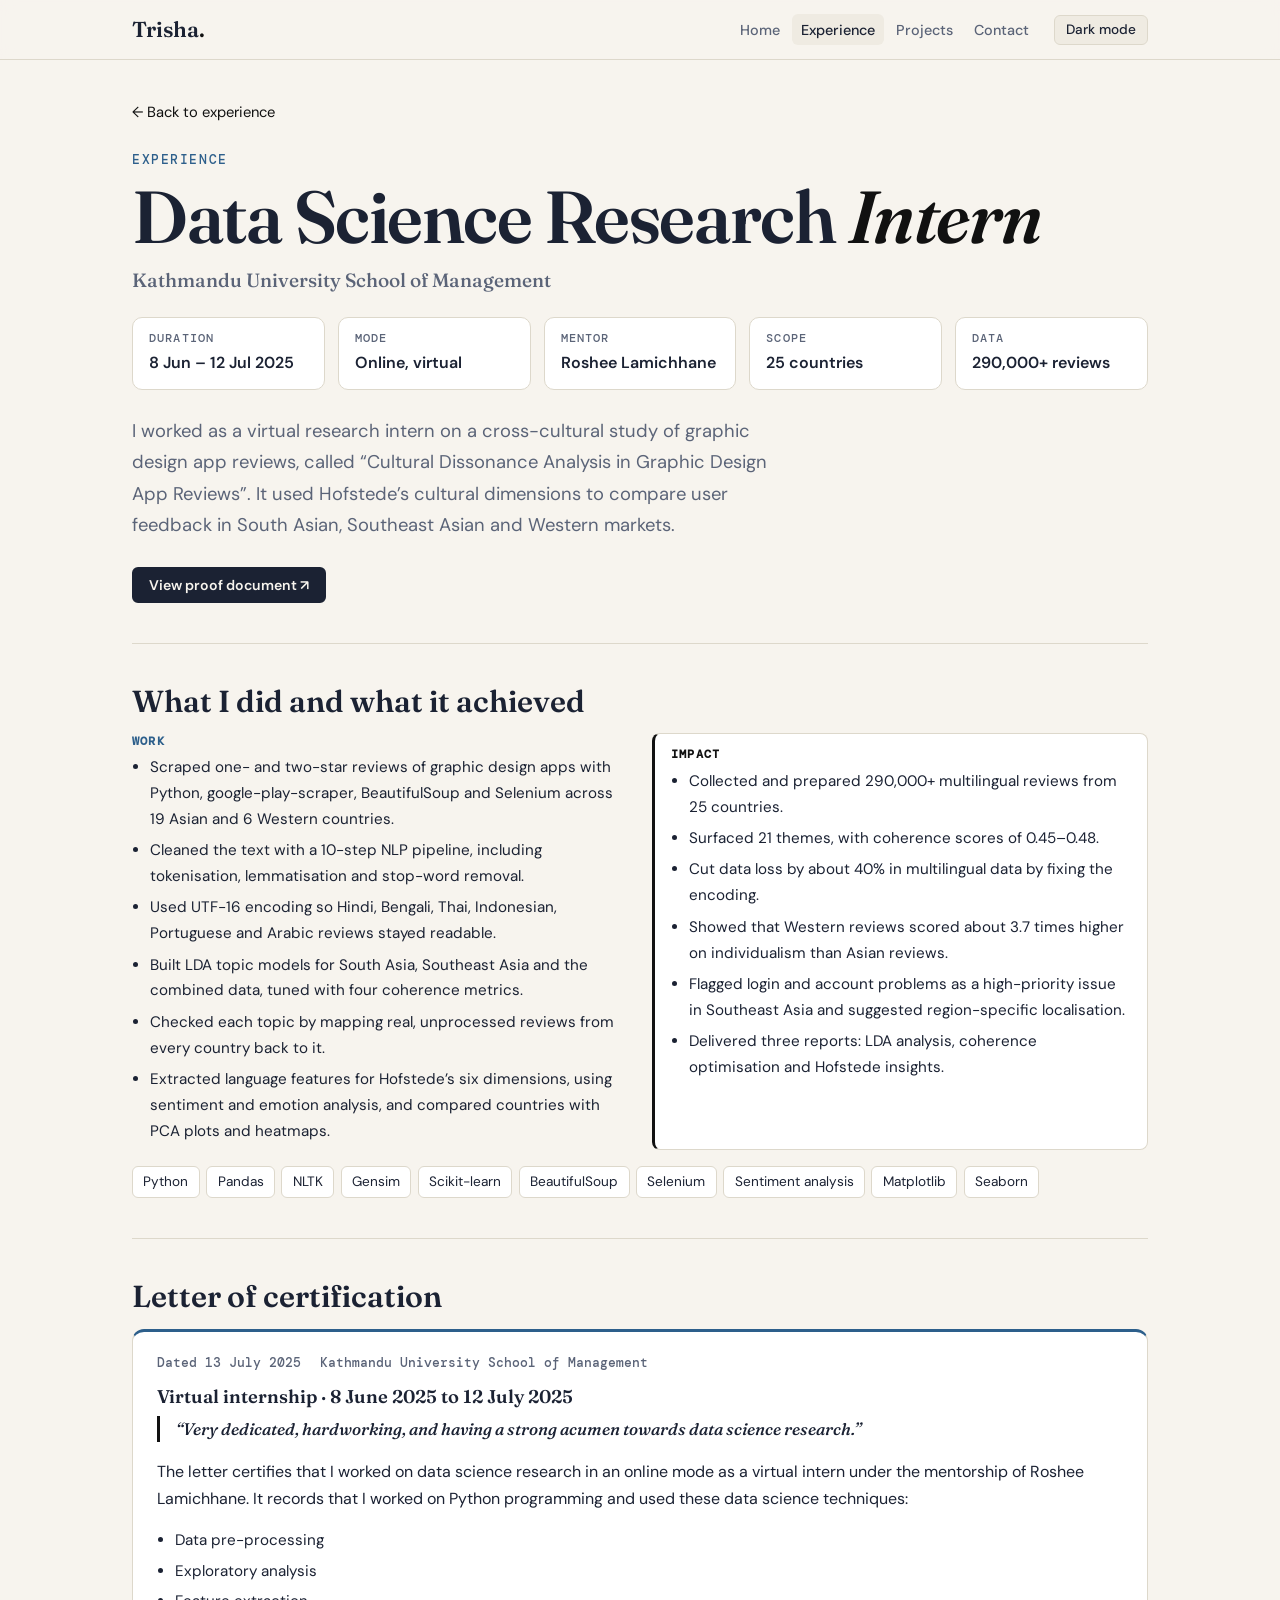
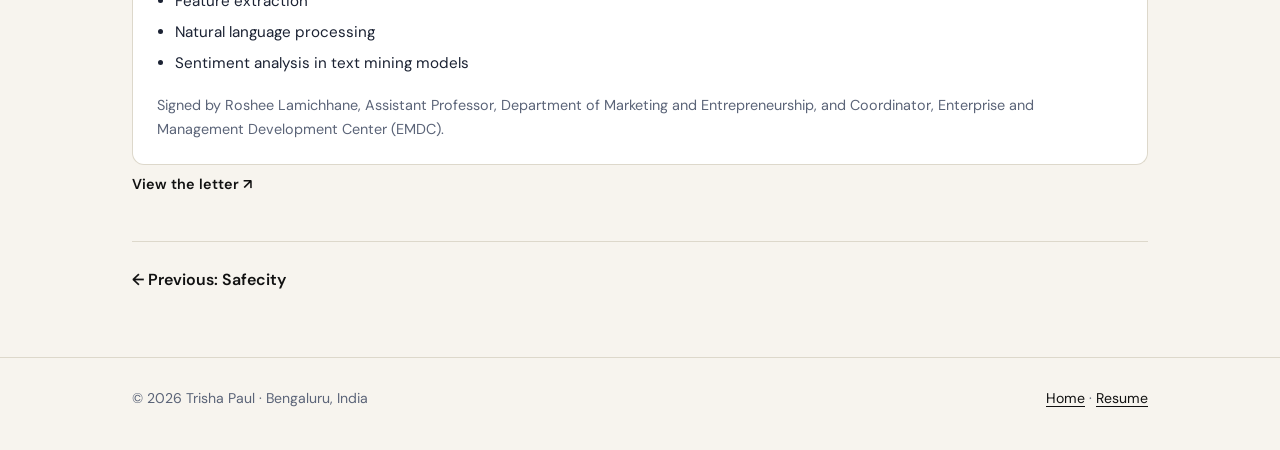
<file: kathmandu-university.html>
<!DOCTYPE html>
<html lang="en">
<head>
<meta charset="utf-8">
<meta name="viewport" content="width=device-width, initial-scale=1">
<title>Data Science Research Intern at Kathmandu University · Trisha Paul</title>
<meta name="description" content="Work and impact from Trisha Paul’s virtual research internship at Kathmandu University School of Management: a cross-cultural NLP study of 290,000+ app reviews, with the mentor’s certification letter.">
<meta name="theme-color" content="#b4440b">
<link rel="icon" href="data:image/svg+xml,%3Csvg xmlns='http://www.w3.org/2000/svg' viewBox='0 0 100 100'%3E%3Ctext y='.9em' font-size='90'%3E📊%3C/text%3E%3C/svg%3E">
<link rel="preconnect" href="https://fonts.googleapis.com">
<link rel="preconnect" href="https://fonts.gstatic.com" crossorigin>
<link rel="stylesheet" href="https://fonts.googleapis.com/css2?family=DM+Mono:wght@400;500&family=DM+Sans:wght@400;500;600&family=Fraunces:ital,wght@0,500;0,600;1,500&display=swap">
<link rel="stylesheet" href="style.css">
<script>
  (function () {
    var t = null;
    try { t = localStorage.getItem('tp-theme'); } catch (e) {}
    if (!t) t = window.matchMedia && window.matchMedia('(prefers-color-scheme: dark)').matches ? 'dark' : 'light';
    document.documentElement.setAttribute('data-theme', t);
  })();
</script>
</head>
<body>

<a class="skip" href="#main">Skip to content</a>

<header class="top">
  <div class="wrap bar">
    <a class="logo" href="index.html">Trisha<span>.</span></a>
    <button class="burger" id="burger" type="button" aria-label="Open menu" aria-expanded="false" aria-controls="menu">
      <span></span><span></span><span></span>
    </button>
    <nav class="links" id="menu" aria-label="Main">
      <a href="index.html">Home</a>
      <a href="index.html#about" aria-current="page">Experience</a>
      <a href="projects.html">Projects</a>
      <a href="index.html#contact">Contact</a>
    </nav>
    <button id="theme" class="themebtn" type="button" aria-label="Switch colour theme">Dark mode</button>
  </div>
</header>

<main id="main" class="wrap detail">
  <p class="crumb"><a href="index.html#about">← Back to experience</a></p>

  <p class="kicker">Experience</p>
  <h1>Data Science Research <em>Intern</em></h1>
  <p class="org">Kathmandu University School of Management</p>

  <dl class="meta">
    <div><dt>Duration</dt><dd>8 Jun – 12 Jul 2025</dd></div>
    <div><dt>Mode</dt><dd>Online, virtual</dd></div>
    <div><dt>Mentor</dt><dd>Roshee Lamichhane</dd></div>
    <div><dt>Scope</dt><dd>25 countries</dd></div>
    <div><dt>Data</dt><dd>290,000+ reviews</dd></div>
  </dl>

  <p class="lead">I worked as a virtual research intern on a cross-cultural study of graphic design app reviews, called “Cultural Dissonance Analysis in Graphic Design App Reviews”. It used Hofstede’s cultural dimensions to compare user feedback in South Asian, Southeast Asian and Western markets.</p>
  <p class="actions"><a class="btn p sm" href="https://drive.google.com/file/d/180XlpPEu57iBRHj8LcuigiFp_LqobJIN/view?usp=sharing" target="_blank" rel="noopener noreferrer">View proof document ↗</a></p>

  <section class="block">
    <h2>What I did and what it achieved</h2>
    <div class="wi">
      <div class="work">
        <h4>Work</h4>
        <ul>
          <li>Scraped one- and two-star reviews of graphic design apps with Python, google-play-scraper, BeautifulSoup and Selenium across 19 Asian and 6 Western countries.</li>
          <li>Cleaned the text with a 10-step NLP pipeline, including tokenisation, lemmatisation and stop-word removal.</li>
          <li>Used UTF-16 encoding so Hindi, Bengali, Thai, Indonesian, Portuguese and Arabic reviews stayed readable.</li>
          <li>Built LDA topic models for South Asia, Southeast Asia and the combined data, tuned with four coherence metrics.</li>
          <li>Checked each topic by mapping real, unprocessed reviews from every country back to it.</li>
          <li>Extracted language features for Hofstede’s six dimensions, using sentiment and emotion analysis, and compared countries with PCA plots and heatmaps.</li>
        </ul>
      </div>
      <div class="impact">
        <h4>Impact</h4>
        <ul>
          <li>Collected and prepared 290,000+ multilingual reviews from 25 countries.</li>
          <li>Surfaced 21 themes, with coherence scores of 0.45–0.48.</li>
          <li>Cut data loss by about 40% in multilingual data by fixing the encoding.</li>
          <li>Showed that Western reviews scored about 3.7 times higher on individualism than Asian reviews.</li>
          <li>Flagged login and account problems as a high-priority issue in Southeast Asia and suggested region-specific localisation.</li>
          <li>Delivered three reports: LDA analysis, coherence optimisation and Hofstede insights.</li>
        </ul>
      </div>
    </div>
    <div class="chips"><span class="chip">Python</span><span class="chip">Pandas</span><span class="chip">NLTK</span><span class="chip">Gensim</span><span class="chip">Scikit-learn</span><span class="chip">BeautifulSoup</span><span class="chip">Selenium</span><span class="chip">Sentiment analysis</span><span class="chip">Matplotlib</span><span class="chip">Seaborn</span></div>
  </section>

  <section class="block">
    <h2>Letter of certification</h2>
    <article class="letter">
      <div class="ref">
        <span>Dated 13 July 2025</span>
        <span>Kathmandu University School of Management</span>
      </div>
      <h3>Virtual internship · 8 June 2025 to 12 July 2025</h3>
      <p class="quote">“Very dedicated, hardworking, and having a strong acumen towards data science research.”</p>
      <p>The letter certifies that I worked on data science research in an online mode as a virtual intern under the mentorship of Roshee Lamichhane. It records that I worked on Python programming and used these data science techniques:</p>
      <ul>
        <li>Data pre-processing</li>
        <li>Exploratory analysis</li>
        <li>Feature extraction</li>
        <li>Natural language processing</li>
        <li>Sentiment analysis in text mining models</li>
      </ul>
      <p class="sign">Signed by Roshee Lamichhane, Assistant Professor, Department of Marketing and Entrepreneurship, and Coordinator, Enterprise and Management Development Center (EMDC).</p>
    </article>
    <p class="actions"><a href="https://drive.google.com/file/d/180XlpPEu57iBRHj8LcuigiFp_LqobJIN/view?usp=sharing" target="_blank" rel="noopener noreferrer">View the letter ↗</a></p>
  </section>

  <nav class="pn" aria-label="More experience">
    <a href="safecity.html">← Previous: Safecity</a>
    <span></span>
  </nav>
</main>

<footer>
  <div class="wrap foot">
    <span>© <span id="year">2026</span> Trisha Paul · Bengaluru, India</span>
    <span><a href="index.html">Home</a> · <a href="Trisha_Paul_Resume.pdf" target="_blank" rel="noopener noreferrer">Resume</a></span>
  </div>
</footer>

<script src="script.js"></script>
</body>
</html>
</file>
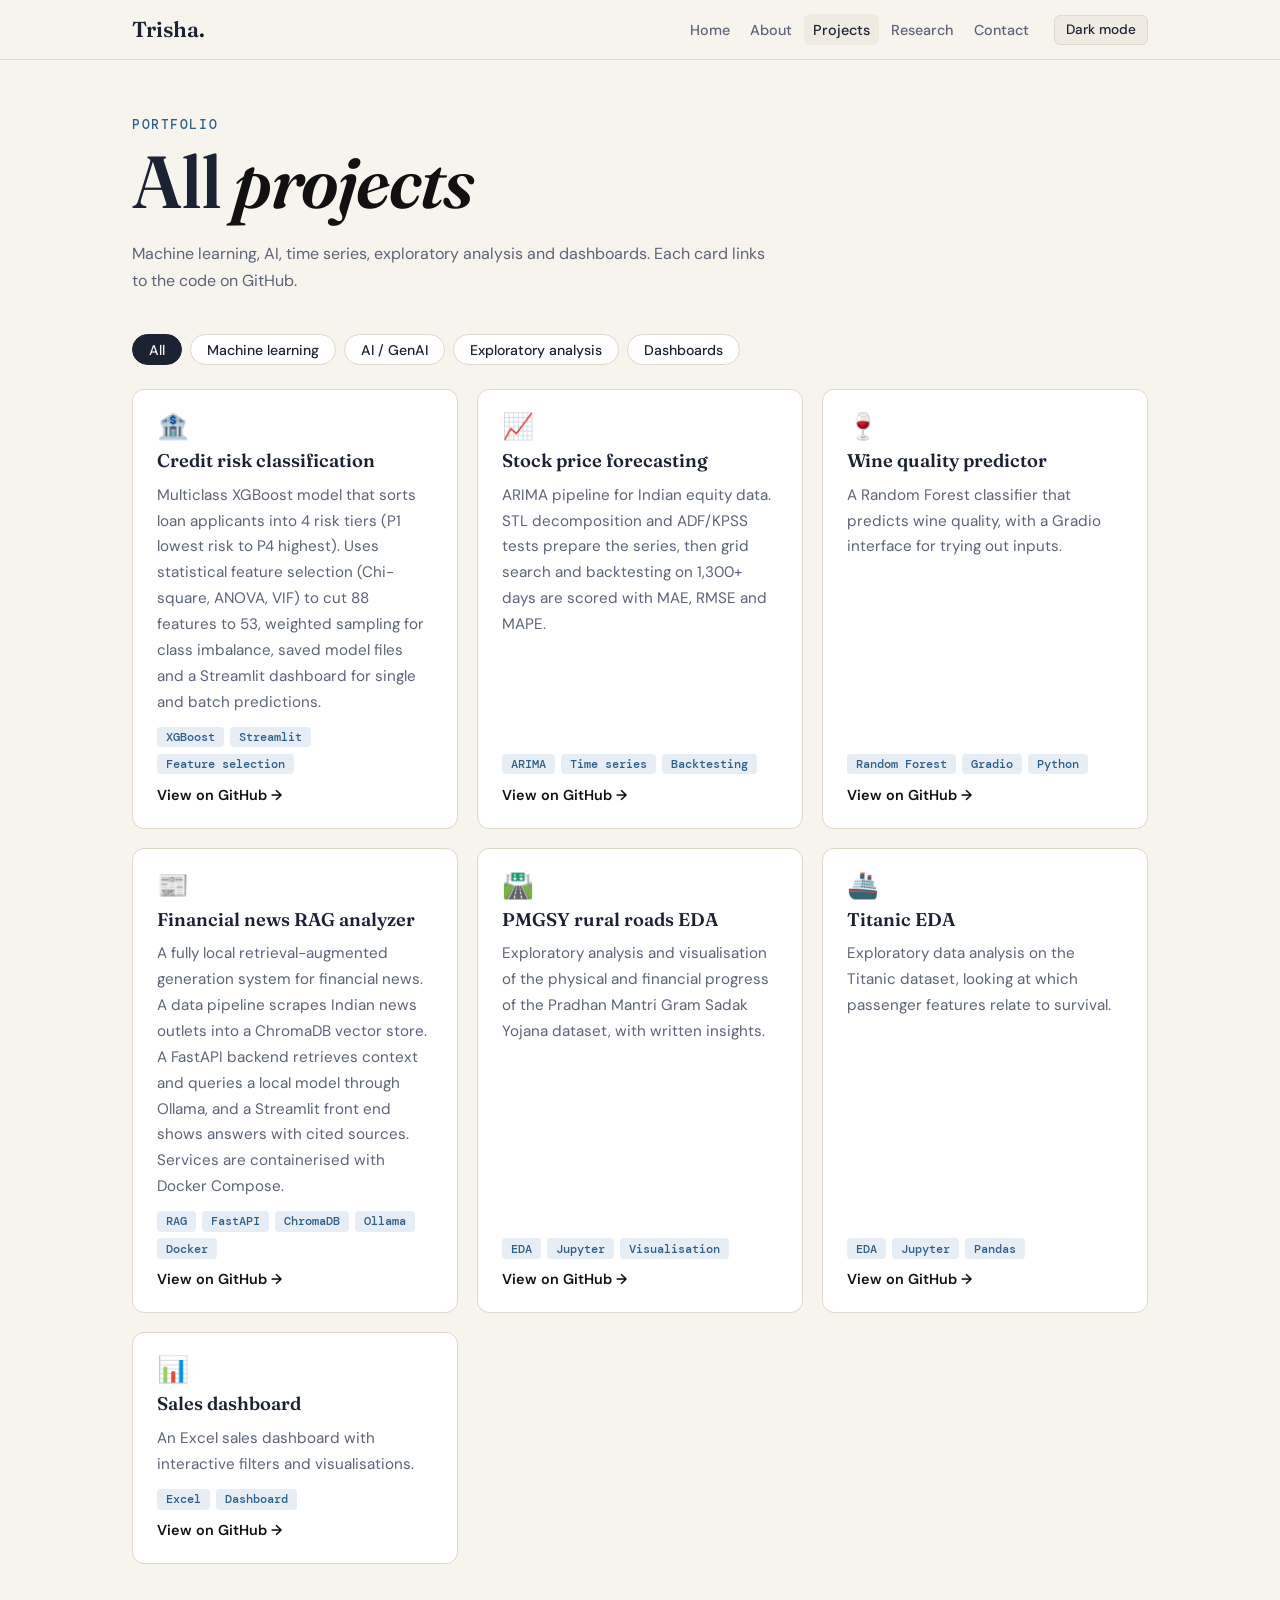
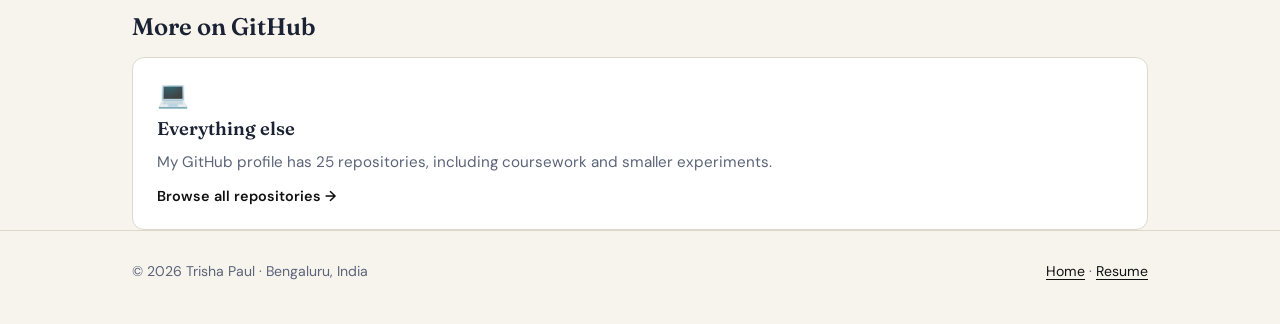
<file: projects.html>
<!DOCTYPE html>
<html lang="en">
<head>
<meta charset="utf-8">
<meta name="viewport" content="width=device-width, initial-scale=1">
<title>Projects · Trisha Paul</title>
<meta name="description" content="Machine learning, AI, exploratory analysis and dashboard projects by Trisha Paul, with links to the code on GitHub.">
<link rel="preconnect" href="https://fonts.googleapis.com">
<link rel="preconnect" href="https://fonts.gstatic.com" crossorigin>
<link rel="stylesheet" href="https://fonts.googleapis.com/css2?family=DM+Mono:wght@400;500&family=DM+Sans:wght@400;500;600&family=Fraunces:ital,wght@0,500;0,600;1,500&display=swap">
<link rel="stylesheet" href="style.css">
<script>
  (function () {
    var t = null;
    try { t = localStorage.getItem('tp-theme'); } catch (e) {}
    if (!t) { t = window.matchMedia && window.matchMedia('(prefers-color-scheme: dark)').matches ? 'dark' : 'light'; }
    document.documentElement.setAttribute('data-theme', t);
  })();
</script>
</head>
<body>

<a class="skip" href="#main">Skip to content</a>

<header class="top">
  <div class="wrap bar">
    <a class="logo" href="index.html">Trisha<span>.</span></a>
    <button class="burger" id="burger" type="button" aria-label="Open menu" aria-expanded="false" aria-controls="menu">
      <span></span><span></span><span></span>
    </button>
    <nav class="links" id="menu" aria-label="Main">
      <a href="index.html">Home</a>
      <a href="index.html#about">About</a>
      <a href="projects.html" aria-current="page">Projects</a>
      <a href="index.html#research">Research</a>
      <a href="index.html#contact">Contact</a>
    </nav>
    <button id="theme" class="themebtn" type="button" aria-label="Switch colour theme">Dark mode</button>
  </div>
</header>

<main id="main" class="wrap">
  <div class="pagehead">
    <p class="kicker">Portfolio</p>
    <h1>All <em>projects</em></h1>
    <p>Machine learning, AI, time series, exploratory analysis and dashboards. Each card links to the code on GitHub.</p>
  </div>

  <div class="filters" role="group" aria-label="Filter projects">
    <button class="fbtn on" type="button" data-filter="all">All</button>
    <button class="fbtn" type="button" data-filter="ml">Machine learning</button>
    <button class="fbtn" type="button" data-filter="ai">AI / GenAI</button>
    <button class="fbtn" type="button" data-filter="eda">Exploratory analysis</button>
    <button class="fbtn" type="button" data-filter="dash">Dashboards</button>
  </div>

  <div class="grid" id="plist">

    <article class="card" data-cat="ml">
      <span class="ico" aria-hidden="true">🏦</span>
      <h3>Credit risk classification</h3>
      <p>Multiclass XGBoost model that sorts loan applicants into 4 risk tiers (P1 lowest risk to P4 highest). Uses statistical feature selection (Chi-square, ANOVA, VIF) to cut 88 features to 53, weighted sampling for class imbalance, saved model files and a Streamlit dashboard for single and batch predictions.</p>
      <div class="tags"><span class="tag">XGBoost</span><span class="tag">Streamlit</span><span class="tag">Feature selection</span></div>
      <a class="go" href="https://github.com/Trishapaul5/CREDIT-ML-CLASSIFICATION-PROJECT-" target="_blank" rel="noopener">View on GitHub →</a>
    </article>

    <article class="card" data-cat="ml">
      <span class="ico" aria-hidden="true">📈</span>
      <h3>Stock price forecasting</h3>
      <p>ARIMA pipeline for Indian equity data. STL decomposition and ADF/KPSS tests prepare the series, then grid search and backtesting on 1,300+ days are scored with MAE, RMSE and MAPE.</p>
      <div class="tags"><span class="tag">ARIMA</span><span class="tag">Time series</span><span class="tag">Backtesting</span></div>
      <a class="go" href="https://github.com/Trishapaul5/stock-price-forecasting-arima" target="_blank" rel="noopener">View on GitHub →</a>
    </article>

    <article class="card" data-cat="ml">
      <span class="ico" aria-hidden="true">🍷</span>
      <h3>Wine quality predictor</h3>
      <p>A Random Forest classifier that predicts wine quality, with a Gradio interface for trying out inputs.</p>
      <div class="tags"><span class="tag">Random Forest</span><span class="tag">Gradio</span><span class="tag">Python</span></div>
      <a class="go" href="https://github.com/Trishapaul5/wine_quality_predictor" target="_blank" rel="noopener">View on GitHub →</a>
    </article>

    <article class="card" data-cat="ai">
      <span class="ico" aria-hidden="true">📰</span>
      <h3>Financial news RAG analyzer</h3>
      <p>A fully local retrieval-augmented generation system for financial news. A data pipeline scrapes Indian news outlets into a ChromaDB vector store. A FastAPI backend retrieves context and queries a local model through Ollama, and a Streamlit front end shows answers with cited sources. Services are containerised with Docker Compose.</p>
      <div class="tags"><span class="tag">RAG</span><span class="tag">FastAPI</span><span class="tag">ChromaDB</span><span class="tag">Ollama</span><span class="tag">Docker</span></div>
      <a class="go" href="https://github.com/Trishapaul5/financial-rag-analyzer" target="_blank" rel="noopener">View on GitHub →</a>
    </article>

    <article class="card" data-cat="eda">
      <span class="ico" aria-hidden="true">🛣️</span>
      <h3>PMGSY rural roads EDA</h3>
      <p>Exploratory analysis and visualisation of the physical and financial progress of the Pradhan Mantri Gram Sadak Yojana dataset, with written insights.</p>
      <div class="tags"><span class="tag">EDA</span><span class="tag">Jupyter</span><span class="tag">Visualisation</span></div>
      <a class="go" href="https://github.com/Trishapaul5/PMGSY-EDA" target="_blank" rel="noopener">View on GitHub →</a>
    </article>

    <article class="card" data-cat="eda">
      <span class="ico" aria-hidden="true">🚢</span>
      <h3>Titanic EDA</h3>
      <p>Exploratory data analysis on the Titanic dataset, looking at which passenger features relate to survival.</p>
      <div class="tags"><span class="tag">EDA</span><span class="tag">Jupyter</span><span class="tag">Pandas</span></div>
      <a class="go" href="https://github.com/Trishapaul5/Titanic-EDA" target="_blank" rel="noopener">View on GitHub →</a>
    </article>

    <article class="card" data-cat="dash">
      <span class="ico" aria-hidden="true">📊</span>
      <h3>Sales dashboard</h3>
      <p>An Excel sales dashboard with interactive filters and visualisations.</p>
      <div class="tags"><span class="tag">Excel</span><span class="tag">Dashboard</span></div>
      <a class="go" href="https://github.com/Trishapaul5/sales-dashboard" target="_blank" rel="noopener">View on GitHub →</a>
    </article>

    <!-- ADD MORE PROJECTS: copy one card above, change data-cat (ml, ai, eda or dash), the title, text, tags and link -->

  </div>

  <h2 class="cat">More on GitHub</h2>
  <div class="grid two">
    <article class="card">
      <span class="ico" aria-hidden="true">💻</span>
      <h3>Everything else</h3>
      <p>My GitHub profile has 25 repositories, including coursework and smaller experiments.</p>
      <a class="go" href="https://github.com/Trishapaul5?tab=repositories" target="_blank" rel="noopener">Browse all repositories →</a>
    </article>
  </div>
</main>

<footer>
  <div class="wrap foot">
    <span>© <span id="year">2026</span> Trisha Paul · Bengaluru, India</span>
    <span><a href="index.html">Home</a> · <a href="Trisha_Paul_Resume.pdf" target="_blank" rel="noopener">Resume</a></span>
  </div>
</footer>

<script src="script.js"></script>
</body>
</html>
</file>
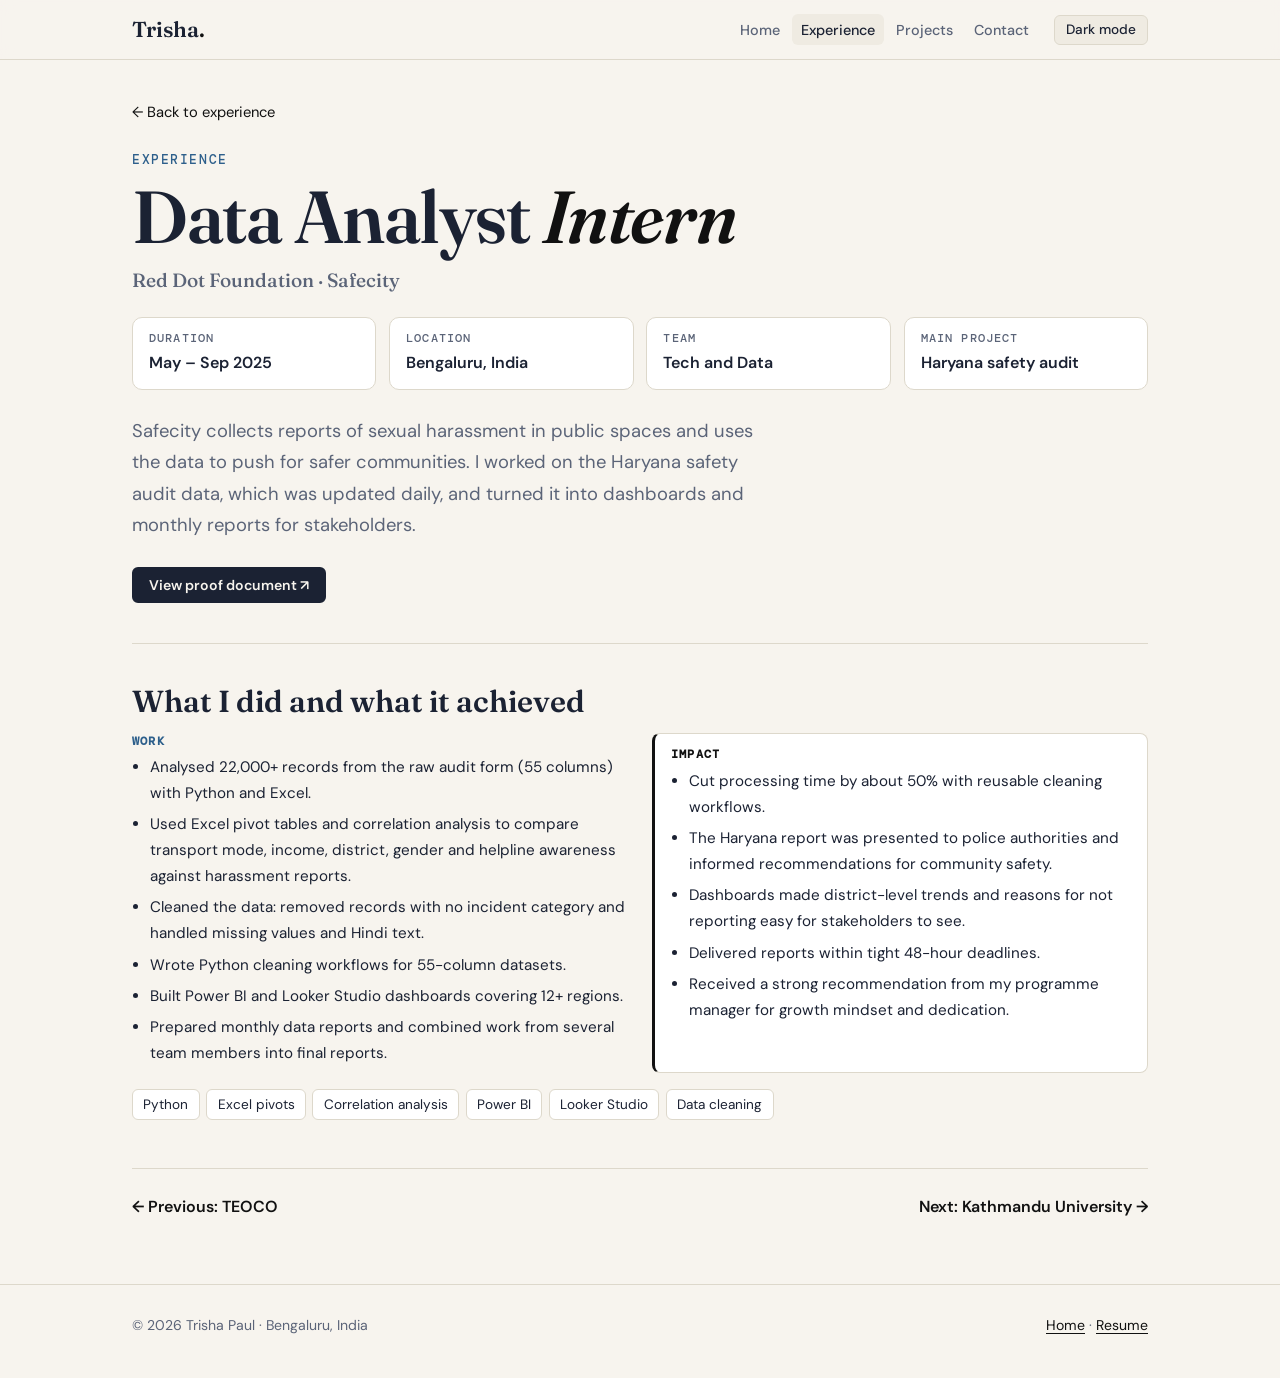
<file: safecity.html>
<!DOCTYPE html>
<html lang="en">
<head>
<meta charset="utf-8">
<meta name="viewport" content="width=device-width, initial-scale=1">
<title>Data Analyst Intern at Safecity · Trisha Paul</title>
<meta name="description" content="Work and impact from Trisha Paul’s data analyst internship at Red Dot Foundation (Safecity): harassment data analysis, dashboards and Python cleaning pipelines.">
<meta name="theme-color" content="#b4440b">
<link rel="icon" href="data:image/svg+xml,%3Csvg xmlns='http://www.w3.org/2000/svg' viewBox='0 0 100 100'%3E%3Ctext y='.9em' font-size='90'%3E📊%3C/text%3E%3C/svg%3E">
<link rel="preconnect" href="https://fonts.googleapis.com">
<link rel="preconnect" href="https://fonts.gstatic.com" crossorigin>
<link rel="stylesheet" href="https://fonts.googleapis.com/css2?family=DM+Mono:wght@400;500&family=DM+Sans:wght@400;500;600&family=Fraunces:ital,wght@0,500;0,600;1,500&display=swap">
<link rel="stylesheet" href="style.css">
<script>
  (function () {
    var t = null;
    try { t = localStorage.getItem('tp-theme'); } catch (e) {}
    if (!t) t = window.matchMedia && window.matchMedia('(prefers-color-scheme: dark)').matches ? 'dark' : 'light';
    document.documentElement.setAttribute('data-theme', t);
  })();
</script>
</head>
<body>

<a class="skip" href="#main">Skip to content</a>

<header class="top">
  <div class="wrap bar">
    <a class="logo" href="index.html">Trisha<span>.</span></a>
    <button class="burger" id="burger" type="button" aria-label="Open menu" aria-expanded="false" aria-controls="menu">
      <span></span><span></span><span></span>
    </button>
    <nav class="links" id="menu" aria-label="Main">
      <a href="index.html">Home</a>
      <a href="index.html#about" aria-current="page">Experience</a>
      <a href="projects.html">Projects</a>
      <a href="index.html#contact">Contact</a>
    </nav>
    <button id="theme" class="themebtn" type="button" aria-label="Switch colour theme">Dark mode</button>
  </div>
</header>

<main id="main" class="wrap detail">
  <p class="crumb"><a href="index.html#about">← Back to experience</a></p>

  <p class="kicker">Experience</p>
  <h1>Data Analyst <em>Intern</em></h1>
  <p class="org">Red Dot Foundation · Safecity</p>

  <dl class="meta">
    <div><dt>Duration</dt><dd>May – Sep 2025</dd></div>
    <div><dt>Location</dt><dd>Bengaluru, India</dd></div>
    <div><dt>Team</dt><dd>Tech and Data</dd></div>
    <div><dt>Main project</dt><dd>Haryana safety audit</dd></div>
  </dl>

  <p class="lead">Safecity collects reports of sexual harassment in public spaces and uses the data to push for safer communities. I worked on the Haryana safety audit data, which was updated daily, and turned it into dashboards and monthly reports for stakeholders.</p>
  <p class="actions"><a class="btn p sm" href="https://drive.google.com/file/d/1nWedihLAeyLNRfl4c-Gq-XiR1y22yzY5/view?usp=sharing" target="_blank" rel="noopener noreferrer">View proof document ↗</a></p>

  <section class="block">
    <h2>What I did and what it achieved</h2>
    <div class="wi">
      <div class="work">
        <h4>Work</h4>
        <ul>
          <li>Analysed 22,000+ records from the raw audit form (55 columns) with Python and Excel.</li>
          <li>Used Excel pivot tables and correlation analysis to compare transport mode, income, district, gender and helpline awareness against harassment reports.</li>
          <li>Cleaned the data: removed records with no incident category and handled missing values and Hindi text.</li>
          <li>Wrote Python cleaning workflows for 55-column datasets.</li>
          <li>Built Power BI and Looker Studio dashboards covering 12+ regions.</li>
          <li>Prepared monthly data reports and combined work from several team members into final reports.</li>
        </ul>
      </div>
      <div class="impact">
        <h4>Impact</h4>
        <ul>
          <li>Cut processing time by about 50% with reusable cleaning workflows.</li>
          <li>The Haryana report was presented to police authorities and informed recommendations for community safety.</li>
          <li>Dashboards made district-level trends and reasons for not reporting easy for stakeholders to see.</li>
          <li>Delivered reports within tight 48-hour deadlines.</li>
          <li>Received a strong recommendation from my programme manager for growth mindset and dedication.</li>
        </ul>
      </div>
    </div>
    <div class="chips"><span class="chip">Python</span><span class="chip">Excel pivots</span><span class="chip">Correlation analysis</span><span class="chip">Power BI</span><span class="chip">Looker Studio</span><span class="chip">Data cleaning</span></div>
  </section>

  <nav class="pn" aria-label="More experience">
    <a href="teoco.html">← Previous: TEOCO</a>
    <a href="kathmandu-university.html">Next: Kathmandu University →</a>
  </nav>
</main>

<footer>
  <div class="wrap foot">
    <span>© <span id="year">2026</span> Trisha Paul · Bengaluru, India</span>
    <span><a href="index.html">Home</a> · <a href="Trisha_Paul_Resume.pdf" target="_blank" rel="noopener noreferrer">Resume</a></span>
  </div>
</footer>

<script src="script.js"></script>
</body>
</html>
</file>
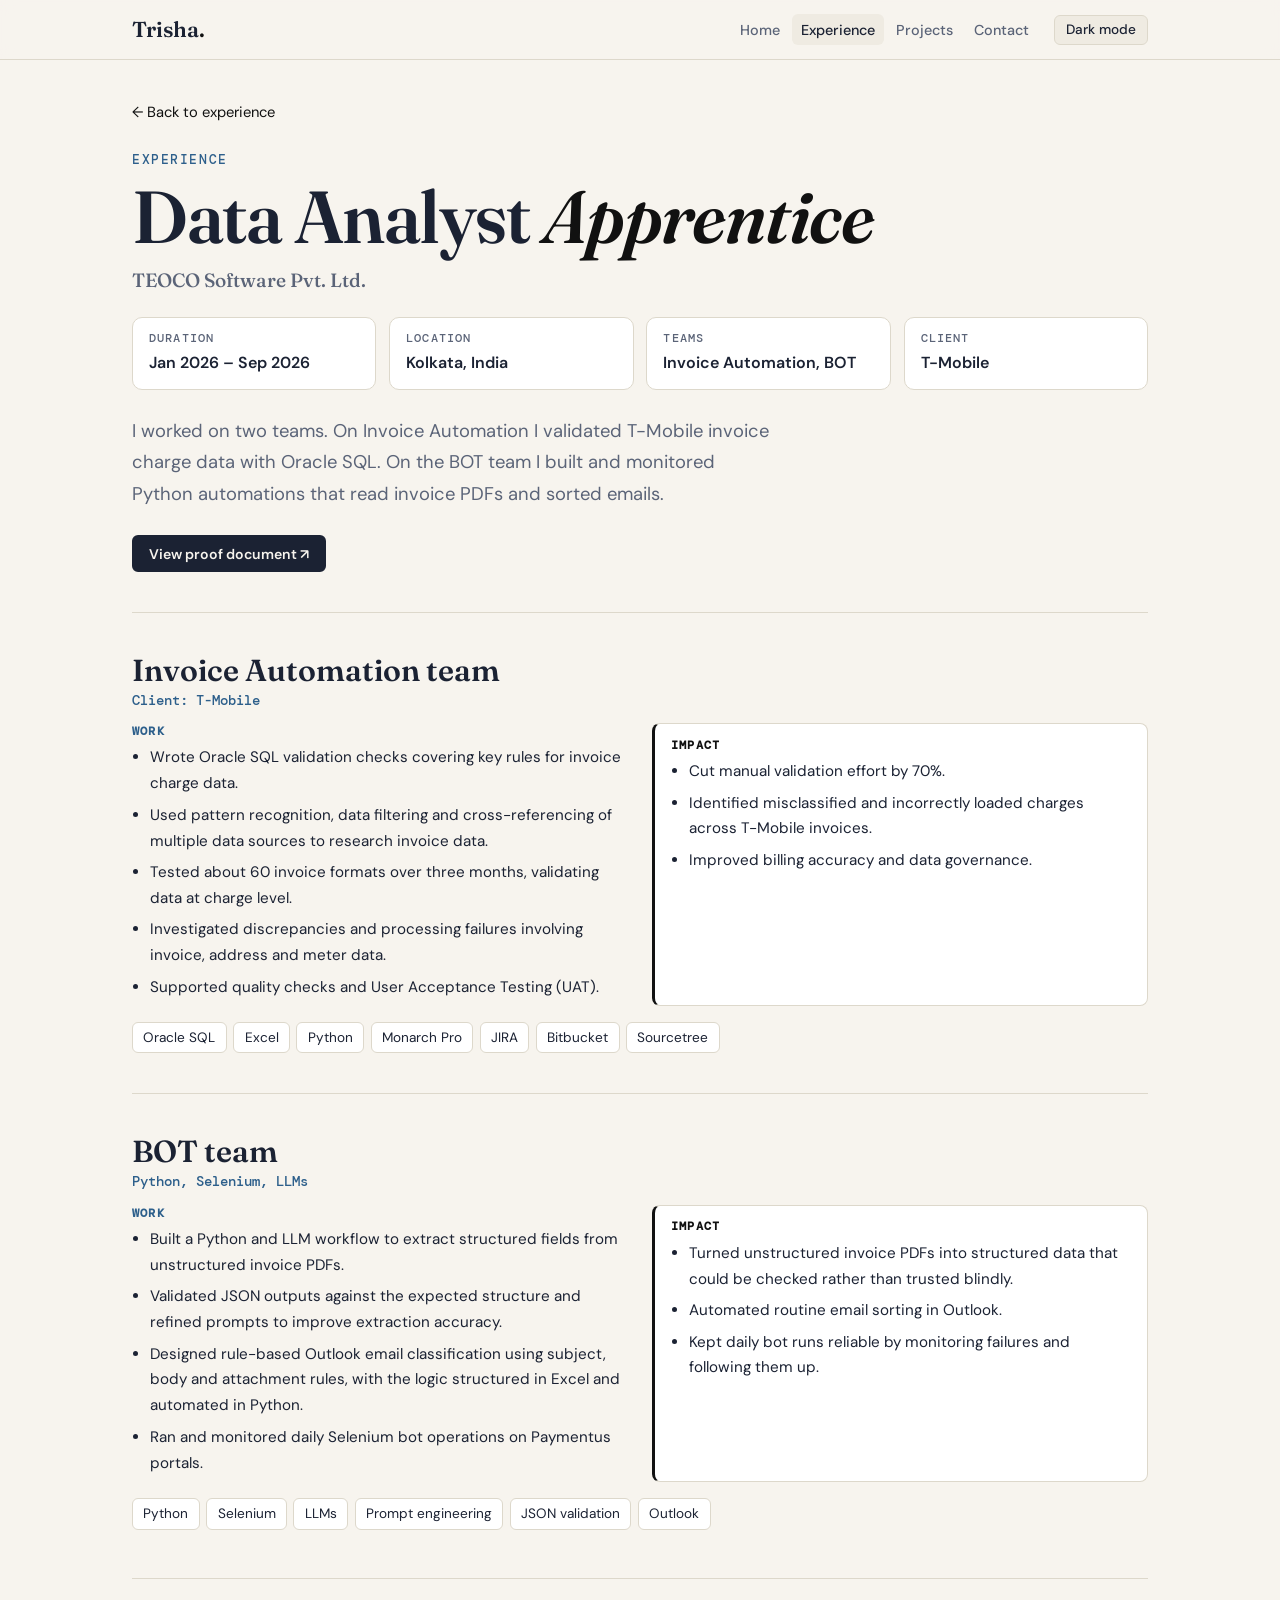
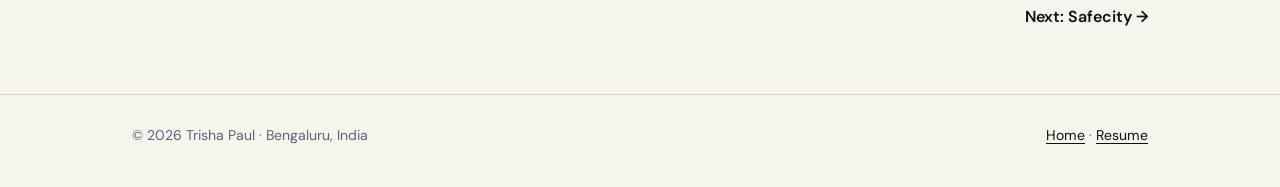
<file: teoco.html>
<!DOCTYPE html>
<html lang="en">
<head>
<meta charset="utf-8">
<meta name="viewport" content="width=device-width, initial-scale=1">
<title>Data Analyst Apprentice at TEOCO · Trisha Paul</title>
<meta name="description" content="Work and impact from Trisha Paul’s data analyst apprenticeship at TEOCO: Oracle SQL invoice validation for T-Mobile and Python, Selenium and LLM automation.">
<meta name="theme-color" content="#b4440b">
<link rel="icon" href="data:image/svg+xml,%3Csvg xmlns='http://www.w3.org/2000/svg' viewBox='0 0 100 100'%3E%3Ctext y='.9em' font-size='90'%3E📊%3C/text%3E%3C/svg%3E">
<link rel="preconnect" href="https://fonts.googleapis.com">
<link rel="preconnect" href="https://fonts.gstatic.com" crossorigin>
<link rel="stylesheet" href="https://fonts.googleapis.com/css2?family=DM+Mono:wght@400;500&family=DM+Sans:wght@400;500;600&family=Fraunces:ital,wght@0,500;0,600;1,500&display=swap">
<link rel="stylesheet" href="style.css">
<script>
  (function () {
    var t = null;
    try { t = localStorage.getItem('tp-theme'); } catch (e) {}
    if (!t) t = window.matchMedia && window.matchMedia('(prefers-color-scheme: dark)').matches ? 'dark' : 'light';
    document.documentElement.setAttribute('data-theme', t);
  })();
</script>
</head>
<body>

<a class="skip" href="#main">Skip to content</a>

<header class="top">
  <div class="wrap bar">
    <a class="logo" href="index.html">Trisha<span>.</span></a>
    <button class="burger" id="burger" type="button" aria-label="Open menu" aria-expanded="false" aria-controls="menu">
      <span></span><span></span><span></span>
    </button>
    <nav class="links" id="menu" aria-label="Main">
      <a href="index.html">Home</a>
      <a href="index.html#about" aria-current="page">Experience</a>
      <a href="projects.html">Projects</a>
      <a href="index.html#contact">Contact</a>
    </nav>
    <button id="theme" class="themebtn" type="button" aria-label="Switch colour theme">Dark mode</button>
  </div>
</header>

<main id="main" class="wrap detail">
  <p class="crumb"><a href="index.html#about">← Back to experience</a></p>

  <p class="kicker">Experience</p>
  <h1>Data Analyst <em>Apprentice</em></h1>
  <p class="org">TEOCO Software Pvt. Ltd.</p>

  <dl class="meta">
    <div><dt>Duration</dt><dd>Jan 2026 – Sep 2026</dd></div>
    <div><dt>Location</dt><dd>Kolkata, India</dd></div>
    <div><dt>Teams</dt><dd>Invoice Automation, BOT</dd></div>
    <div><dt>Client</dt><dd>T-Mobile</dd></div>
  </dl>

  <p class="lead">I worked on two teams. On Invoice Automation I validated T-Mobile invoice charge data with Oracle SQL. On the BOT team I built and monitored Python automations that read invoice PDFs and sorted emails.</p>
  <p class="actions"><a class="btn p sm" href="https://drive.google.com/file/d/194soDsU3c8IDGOEJnpSafS9arc6nTS0q/view?usp=drive_link" target="_blank" rel="noopener noreferrer">View proof document ↗</a></p>

  <section class="block">
    <h2>Invoice Automation team</h2>
    <p class="sub">Client: T-Mobile</p>
    <div class="wi">
      <div class="work">
        <h4>Work</h4>
        <ul>
          <li>Wrote Oracle SQL validation checks covering key rules for invoice charge data.</li>
          <li>Used pattern recognition, data filtering and cross-referencing of multiple data sources to research invoice data.</li>
          <li>Tested about 60 invoice formats over three months, validating data at charge level.</li>
          <li>Investigated discrepancies and processing failures involving invoice, address and meter data.</li>
          <li>Supported quality checks and User Acceptance Testing (UAT).</li>
        </ul>
      </div>
      <div class="impact">
        <h4>Impact</h4>
        <ul>
          <li>Cut manual validation effort by 70%.</li>
          <li>Identified misclassified and incorrectly loaded charges across T-Mobile invoices.</li>
          <li>Improved billing accuracy and data governance.</li>
        </ul>
      </div>
    </div>
    <div class="chips"><span class="chip">Oracle SQL</span><span class="chip">Excel</span><span class="chip">Python</span><span class="chip">Monarch Pro</span><span class="chip">JIRA</span><span class="chip">Bitbucket</span><span class="chip">Sourcetree</span></div>
  </section>

  <section class="block">
    <h2>BOT team</h2>
    <p class="sub">Python, Selenium, LLMs</p>
    <div class="wi">
      <div class="work">
        <h4>Work</h4>
        <ul>
          <li>Built a Python and LLM workflow to extract structured fields from unstructured invoice PDFs.</li>
          <li>Validated JSON outputs against the expected structure and refined prompts to improve extraction accuracy.</li>
          <li>Designed rule-based Outlook email classification using subject, body and attachment rules, with the logic structured in Excel and automated in Python.</li>
          <li>Ran and monitored daily Selenium bot operations on Paymentus portals.</li>
        </ul>
      </div>
      <div class="impact">
        <h4>Impact</h4>
        <ul>
          <li>Turned unstructured invoice PDFs into structured data that could be checked rather than trusted blindly.</li>
          <li>Automated routine email sorting in Outlook.</li>
          <li>Kept daily bot runs reliable by monitoring failures and following them up.</li>
        </ul>
      </div>
    </div>
    <div class="chips"><span class="chip">Python</span><span class="chip">Selenium</span><span class="chip">LLMs</span><span class="chip">Prompt engineering</span><span class="chip">JSON validation</span><span class="chip">Outlook</span></div>
  </section>

  <nav class="pn" aria-label="More experience">
    <span></span>
    <a href="safecity.html">Next: Safecity →</a>
  </nav>
</main>

<footer>
  <div class="wrap foot">
    <span>© <span id="year">2026</span> Trisha Paul · Bengaluru, India</span>
    <span><a href="index.html">Home</a> · <a href="Trisha_Paul_Resume.pdf" target="_blank" rel="noopener noreferrer">Resume</a></span>
  </div>
</footer>

<script src="script.js"></script>
</body>
</html>
</file>
<file: style.css>
/* ==========================================================
   1. TOKENS
   ========================================================== */
:root {
  --bg: #f7f4ee;
  --surface: #ffffff;
  --surface2: #efebe2;
  --ink: #1b2233;
  --mute: #5b6478;
  --line: #ddd8cb;
  --accent: #b4440b;
  --accent2: #2d5f8b;
  --tag: #e7edf4;
  --shadow: 0 10px 30px rgba(27, 34, 51, .08);
  --radius: 12px;
  --head: 'Fraunces', Georgia, serif;
  --body: 'DM Sans', system-ui, sans-serif;
  --mono: 'DM Mono', ui-monospace, Menlo, monospace;
  color-scheme: light;
}
:root[data-theme="dark"] {
  --bg: #11151e;
  --surface: #1a2030;
  --surface2: #222a3d;
  --ink: #eceff6;
  --mute: #9aa4bb;
  --line: #2c3550;
  --accent: #ffa45c;
  --accent2: #7db4e6;
  --tag: #232c42;
  --shadow: 0 10px 30px rgba(0, 0, 0, .35);
  color-scheme: dark;
}

/* ==========================================================
   2. BASE
   ========================================================== */
*, *::before, *::after { box-sizing: border-box; }
html { scroll-behavior: smooth; scroll-padding-top: 4.6rem; }
body {
  margin: 0;
  background: var(--bg);
  color: var(--ink);
  font: 400 1rem/1.7 var(--body);
  transition: background .25s, color .25s;
}
img { max-width: 100%; display: block; }
a { color: var(--accent); text-underline-offset: 3px; }
:focus-visible { outline: 3px solid var(--accent2); outline-offset: 3px; }
h1, h2, h3, h4 { font-family: var(--head); line-height: 1.12; margin: 0; font-weight: 600; }
h1 { font-size: clamp(2.4rem, 6.5vw, 4.6rem); letter-spacing: -.02em; }
h2 { font-size: clamp(1.7rem, 3.4vw, 2.4rem); margin-bottom: 1.4rem; }
h3 { font-size: 1.15rem; }
em { color: var(--accent); font-style: italic; }
section { padding: 4rem 0; border-top: 1px solid var(--line); }

.wrap { max-width: 66rem; margin: 0 auto; padding: 0 1.25rem; }
.skip { position: absolute; left: -999px; top: 0; z-index: 50; background: var(--ink); color: var(--bg); padding: .6rem 1rem; }
.skip:focus { left: 0; }
.kicker { font: 500 .82rem var(--mono); letter-spacing: .12em; text-transform: uppercase; color: var(--accent2); margin: 0 0 .5rem; }

/* ==========================================================
   3. NAVIGATION
   ========================================================== */
.top {
  position: sticky; top: 0; z-index: 20;
  background: color-mix(in srgb, var(--bg) 92%, transparent);
  backdrop-filter: blur(8px);
  border-bottom: 1px solid var(--line);
}
.bar { display: flex; align-items: center; gap: 1rem; height: 3.7rem; }
.logo { font: 600 1.35rem var(--head); color: var(--ink); text-decoration: none; }
.logo span { color: var(--accent); }
.links { display: flex; gap: .2rem; margin-left: auto; }
.links a { font: 500 .9rem var(--body); color: var(--mute); text-decoration: none; padding: .4rem .7rem; border-radius: 6px; white-space: nowrap; }
.links a:hover, .links a.on, .links a[aria-current] { color: var(--ink); background: var(--surface2); }
.themebtn { background: var(--surface2); color: var(--ink); border: 1px solid var(--line); border-radius: 6px; padding: .35rem .7rem; font: 500 .85rem var(--body); cursor: pointer; }
.themebtn:hover { border-color: var(--accent); }

.burger { display: none; margin-left: auto; background: none; border: 0; padding: .5rem; cursor: pointer; }
.burger span { display: block; width: 1.4rem; height: 2px; margin: .28rem 0; background: var(--ink); transition: transform .2s, opacity .2s; }
.burger[aria-expanded="true"] span:nth-child(1) { transform: translateY(.45rem) rotate(45deg); }
.burger[aria-expanded="true"] span:nth-child(2) { opacity: 0; }
.burger[aria-expanded="true"] span:nth-child(3) { transform: translateY(-.45rem) rotate(-45deg); }

/* ==========================================================
   4. BUTTONS AND SMALL PARTS
   ========================================================== */
.btns { display: flex; gap: .7rem; flex-wrap: wrap; }
.btn { display: inline-block; font: 600 .95rem var(--body); padding: .65rem 1.2rem; border: 2px solid var(--ink); border-radius: 6px; background: transparent; color: var(--ink); text-decoration: none; cursor: pointer; }
.btn.p { background: var(--ink); color: var(--bg); }
.btn.sm { padding: .45rem .95rem; font-size: .88rem; }
.btn:hover { border-color: var(--accent); background: var(--accent); color: #fff; }
.tags, .chips { display: flex; flex-wrap: wrap; gap: .4rem; }
.tag { font: 500 .75rem var(--mono); background: var(--tag); color: var(--accent2); padding: .15rem .55rem; border-radius: 4px; }
.chip { font-size: .85rem; background: var(--surface); border: 1px solid var(--line); border-radius: 6px; padding: .2rem .65rem; }
.badge { align-self: flex-start; font: 600 .75rem var(--mono); background: #2f9e5b; color: #fff; padding: .1rem .6rem; border-radius: 99px; }
.when { font: 500 .85rem var(--mono); color: var(--mute); }
.go { font: 600 .9rem var(--body); text-decoration: none; }
.go:hover { text-decoration: underline; }

/* ==========================================================
   5. HERO
   ========================================================== */
.hero { padding: 4rem 0 0; border-top: 0; }
.herogrid { display: grid; grid-template-columns: 1fr auto; gap: 3.5rem; align-items: center; }
.status { display: inline-flex; align-items: center; gap: .55rem; font: 500 .82rem var(--mono); background: var(--tag); color: var(--accent2); padding: .3rem .85rem; border-radius: 99px; }
.status i { width: .55rem; height: .55rem; border-radius: 50%; background: #2f9e5b; animation: pulse 2s infinite; }
@keyframes pulse {
  0% { box-shadow: 0 0 0 0 rgba(47, 158, 91, .6); }
  70%, 100% { box-shadow: 0 0 0 .5rem rgba(47, 158, 91, 0); }
}
.eyebrow { font: 500 .95rem var(--mono); color: var(--mute); margin: 1.4rem 0 .6rem; }
.bn { font: 500 1.6rem var(--head); color: var(--mute); margin: .3rem 0 0; }
.role { font: 500 1.05rem var(--mono); color: var(--accent); margin: .9rem 0 0; }
.caret { animation: blink 1s steps(1) infinite; }
@keyframes blink { 50% { opacity: 0; } }
.lead { font-size: 1.15rem; color: var(--mute); max-width: 40rem; margin: 1.1rem 0 1.6rem; }
.heroArt { text-align: center; }
.mono { width: 15rem; aspect-ratio: 4 / 5; margin: 0 auto; display: grid; place-items: center; overflow: hidden; border: 1px solid var(--line); border-radius: 14px; background: var(--surface2); box-shadow: var(--shadow); font: 600 5.2rem var(--head); color: var(--accent); }
.mono img { width: 100%; height: 100%; object-fit: cover; }
.pin { max-width: 15rem; margin: 1rem auto 0; font-size: .85rem; color: var(--mute); }

.stats { display: grid; grid-template-columns: repeat(auto-fit, minmax(10rem, 1fr)); gap: 1rem; margin-top: 3.5rem; padding-bottom: 3.5rem; }
.stat { background: var(--surface); border: 1px solid var(--line); border-radius: 10px; padding: 1.1rem; }
.stat b { display: block; font: 600 2rem var(--head); color: var(--accent); }
.stat span { font-size: .88rem; color: var(--mute); }

/* ==========================================================
   6. ABOUT: TABS, EXPERIENCE, SKILLS
   ========================================================== */
.about { max-width: 46rem; margin: 0 0 2rem; font-size: 1.05rem; color: var(--mute); }
.tabs { display: flex; gap: .4rem; margin-bottom: 1.5rem; border-bottom: 1px solid var(--line); overflow-x: auto; }
.tab { background: none; border: 0; border-bottom: 3px solid transparent; padding: .7rem 1.1rem; font: 600 .95rem var(--body); color: var(--mute); white-space: nowrap; cursor: pointer; }
.tab:hover { color: var(--ink); }
.tab.on { color: var(--accent); border-bottom-color: var(--accent); }
.panel[hidden] { display: none; }

.job { display: grid; grid-template-columns: 11rem 1fr; gap: .5rem 2rem; padding: 1.6rem 0; border-bottom: 1px solid var(--line); }
.job:last-child { border-bottom: 0; }
.job h3 a { color: var(--ink); text-decoration: none; }
.job h3 a:hover { color: var(--accent); }
.job h3 small { display: block; margin-top: .25rem; font: 400 .95rem var(--body); color: var(--mute); }

/* Work and Impact columns, used on the home page and on detail pages */
.wi { display: grid; grid-template-columns: 1fr 1fr; gap: 1rem 1.5rem; margin: .9rem 0 .4rem; }
.wi h4 { margin-bottom: .4rem; font: 600 .78rem var(--mono); letter-spacing: .1em; text-transform: uppercase; }
.wi ul { margin: 0; padding-left: 1.1rem; }
.wi li { margin: .35rem 0; font-size: .95rem; }
.wi .work h4 { color: var(--accent2); }
.wi .impact { background: var(--surface); border: 1px solid var(--line); border-left: 3px solid var(--accent); border-radius: 8px; padding: .8rem 1rem; }
.wi .impact h4 { color: var(--accent); }
.actions { display: flex; gap: 1.2rem; flex-wrap: wrap; margin: .6rem 0 0; font: 600 .9rem var(--body); }
.actions a { text-decoration: none; }
.actions a:hover { text-decoration: underline; }
.actions .btn { text-decoration: none; }

.skills { display: grid; grid-template-columns: repeat(auto-fit, minmax(15rem, 1fr)); gap: 1.6rem; }
.skills h3 { margin-bottom: .6rem; }
.edu { display: grid; grid-template-columns: repeat(auto-fit, minmax(16rem, 1fr)); gap: 1.2rem; }

/* ==========================================================
   7. CARDS AND PROJECTS
   ========================================================== */
.grid { display: grid; grid-template-columns: repeat(auto-fill, minmax(19rem, 1fr)); gap: 1.2rem; }
.grid.two { grid-template-columns: repeat(auto-fit, minmax(20rem, 1fr)); }
.card { display: flex; flex-direction: column; gap: .7rem; padding: 1.5rem; background: var(--surface); border: 1px solid var(--line); border-radius: var(--radius); transition: transform .2s, border-color .2s, box-shadow .2s; }
.card:hover { border-color: var(--accent); transform: translateY(-3px); box-shadow: var(--shadow); }
.edu .card:hover, .grid.two .card:hover { transform: none; box-shadow: none; }
.card p { flex: 1; margin: 0; font-size: .95rem; color: var(--mute); }
.card[hidden] { display: none; }
.ico { font-size: 1.6rem; line-height: 1; }
.more { margin-top: 2rem; }
.cat { margin: 3rem 0 1rem; font: 600 1.5rem var(--head); }

.pagehead { padding: 3.5rem 0 1.5rem; }
.pagehead p:last-child { max-width: 40rem; color: var(--mute); }
.filters { display: flex; flex-wrap: wrap; gap: .5rem; margin-bottom: 1.5rem; }
.fbtn { font: 500 .88rem var(--body); background: var(--surface); color: var(--ink); border: 1px solid var(--line); border-radius: 99px; padding: .35rem 1rem; cursor: pointer; }
.fbtn:hover { border-color: var(--accent); }
.fbtn.on { background: var(--ink); color: var(--bg); border-color: var(--ink); }

/* ==========================================================
   8. EXPERIENCE DETAIL PAGES
   ========================================================== */
.detail { padding-top: 2.5rem; padding-bottom: 4rem; }
.crumb { margin: 0 0 1.6rem; font-size: .92rem; }
.crumb a { text-decoration: none; }
.crumb a:hover { text-decoration: underline; }
.org { margin: .6rem 0 0; font: 500 1.2rem var(--head); color: var(--mute); }
.meta { display: grid; grid-template-columns: repeat(auto-fit, minmax(10rem, 1fr)); gap: .8rem; margin: 1.6rem 0; }
.meta div { padding: .8rem 1rem; background: var(--surface); border: 1px solid var(--line); border-radius: 10px; }
.meta dt { font: 500 .72rem var(--mono); letter-spacing: .1em; text-transform: uppercase; color: var(--mute); }
.meta dd { margin: .2rem 0 0; font-weight: 600; }
.detail .lead { margin-top: 0; }
.block { padding: 2.5rem 0 0; margin-top: 2.5rem; border-top: 1px solid var(--line); }
.block h2 { margin-bottom: .3rem; font-size: clamp(1.4rem, 3vw, 1.9rem); }
.block .chips { margin-top: 1rem; }
.sub { margin: 0 0 .5rem; font: 500 .85rem var(--mono); color: var(--accent2); }
.pn { display: flex; justify-content: space-between; gap: 1rem; flex-wrap: wrap; margin-top: 3rem; padding-top: 1.5rem; border-top: 1px solid var(--line); font-weight: 600; }
.pn a { text-decoration: none; }
.pn a:hover { text-decoration: underline; }

/* ==========================================================
   9. CONTACT AND FOOTER
   ========================================================== */
.contactgrid { display: grid; grid-template-columns: 1fr 1fr; gap: 3rem; align-items: start; }
.contactgrid .lead { margin-top: 0; }
a.big { display: block; margin-bottom: .4rem; font: 600 clamp(1.15rem, 3vw, 1.7rem) var(--head); word-break: break-all; }
.loc { margin: 0 0 1.4rem; color: var(--mute); }
.form { display: flex; flex-direction: column; gap: .4rem; padding: 1.5rem; background: var(--surface); border: 1px solid var(--line); border-radius: var(--radius); }
.form label { margin-top: .5rem; font: 600 .85rem var(--body); }
.form input, .form textarea { width: 100%; padding: .6rem .75rem; font: 400 1rem var(--body); color: var(--ink); background: var(--bg); border: 1px solid var(--line); border-radius: 6px; }
.form button { align-self: flex-start; margin-top: 1rem; }
.err { margin: .5rem 0 0; font-size: .9rem; color: #c0392b; }
.hint { margin: .6rem 0 0; font-size: .8rem; color: var(--mute); }

footer { padding: 1.8rem 0 2.5rem; border-top: 1px solid var(--line); font-size: .88rem; color: var(--mute); }
.foot { display: flex; justify-content: space-between; gap: 1rem; flex-wrap: wrap; }

/* ==========================================================
   10. MOTION
   ========================================================== */
.js .reveal { opacity: 0; transform: translateY(18px); transition: opacity .6s, transform .6s; }
.js .reveal.in { opacity: 1; transform: none; }

/* ==========================================================
   11. RESPONSIVE AND REDUCED MOTION
   ========================================================== */
@media (max-width: 48rem) {
  .herogrid, .contactgrid, .wi, .job { grid-template-columns: 1fr; }
  .heroArt { order: -1; }
  .mono { width: 9rem; font-size: 3.4rem; }
  .burger { display: block; }
  .themebtn { order: 3; }
  .links {
    display: none; position: absolute; top: 3.7rem; left: 0; right: 0; margin: 0;
    flex-direction: column; padding: .6rem 1.25rem 1rem;
    background: var(--bg); border-bottom: 1px solid var(--line);
  }
  .links.open { display: flex; }
}
@media (prefers-reduced-motion: reduce) {
  *, *::before, *::after { transition: none !important; animation: none !important; scroll-behavior: auto !important; }
  .js .reveal { opacity: 1; transform: none; }
}
/* ==========================================================
   12. OPEN-TO-ROLES BOX, ABOUT LIST, LETTER CARDS
   ========================================================== */
.openbox {
  max-width: 40rem;
  margin: 0 0 1.6rem;
  padding: 1rem 1.2rem;
  background: var(--surface);
  border: 1px solid var(--line);
  border-left: 3px solid var(--accent);
  border-radius: 10px;
}
.openbox h2 {
  margin: 0 0 .6rem;
  font: 600 .78rem var(--mono);
  letter-spacing: .1em;
  text-transform: uppercase;
  color: var(--accent);
}
.openbox .chips { margin-bottom: .6rem; }
.openbox p { margin: 0; font-size: .92rem; color: var(--mute); }

.about p { margin: 0 0 1rem; }
.about-lead {
  max-width: 46rem;
  margin: 0 0 1.2rem;
  font: 500 1.2rem/1.55 var(--head);
  color: var(--ink);
}
.about h3 { margin: 1.4rem 0 .2rem; color: var(--ink); }
.bring { display: grid; gap: .7rem; margin: 1rem 0 1.4rem; padding: 0; list-style: none; }
.bring li {
  padding: .8rem 1rem;
  background: var(--surface);
  border: 1px solid var(--line);
  border-radius: 10px;
  font-size: .98rem;
}
.bring li::before { content: "→ "; font-weight: 600; color: var(--accent); }
.bring b { color: var(--ink); }

.letter {
  margin-top: 1rem;
  padding: 1.4rem 1.5rem;
  background: var(--surface);
  border: 1px solid var(--line);
  border-top: 3px solid var(--accent2);
  border-radius: var(--radius);
}
.letter h3 { margin-bottom: .5rem; }
.letter .ref { display: flex; flex-wrap: wrap; gap: .3rem 1.2rem; margin: 0 0 1rem; font: 500 .82rem var(--mono); color: var(--mute); }
.letter ul { margin: .4rem 0 1rem; padding-left: 1.1rem; }
.letter li { margin: .3rem 0; font-size: .95rem; }
.letter .quote { margin: 0 0 1rem; padding-left: 1rem; border-left: 3px solid var(--accent); font: italic 500 1.05rem/1.55 var(--head); }
.letter .sign { margin: 0; font-size: .9rem; color: var(--mute); }
.orgnote { max-width: 46rem; margin: .8rem 0 0; color: var(--mute); }

/* ==========================================================
   13. RECOMMENDATIONS, CERTIFICATIONS, LANGUAGES
   ========================================================== */
.recs {
  display: grid;
  grid-template-columns: repeat(auto-fit, minmax(21rem, 1fr));
  gap: 1.2rem;
}
.rec {
  display: flex;
  flex-direction: column;
  gap: 1rem;
  margin: 0;
  padding: 1.6rem;
  background: var(--surface);
  border: 1px solid var(--line);
  border-top: 3px solid var(--accent);
  border-radius: var(--radius);
}
.rec blockquote { display: grid; gap: .8rem; flex: 1; margin: 0; }
.rec blockquote p { margin: 0; font-size: .97rem; color: var(--ink); }
.rec blockquote p:first-child::before {
  content: "“";
  display: block;
  height: 1.3rem;
  font: 600 3rem/1 var(--head);
  color: var(--accent);
}
.rec figcaption { padding-top: .9rem; border-top: 1px solid var(--line); font-size: .9rem; color: var(--mute); }
.rec figcaption b { display: block; font-size: 1.02rem; color: var(--ink); }
.rec figcaption a { font-weight: 600; text-decoration: none; }
.rec figcaption a:hover { text-decoration: underline; }
.rec .rel { display: block; margin-top: .35rem; font: 500 .78rem var(--mono); color: var(--accent2); }
.recmore { margin-top: 1.4rem; }

.subhead { margin: 2.2rem 0 .8rem; font: 600 1.25rem var(--head); }
.cert-id { font: 500 .75rem var(--mono); color: var(--mute); word-break: break-all; }
.cert-by { margin: 0; font-size: .9rem; color: var(--mute); }
.langs { display: grid; gap: .5rem; margin: 0; padding: 0; list-style: none; }
.langs li { display: flex; justify-content: space-between; gap: 1rem; font-size: .95rem; }
.langs span { color: var(--mute); text-align: right; }
.score { font: 600 2rem var(--head); color: var(--accent); }
.score small { font: 500 .9rem var(--body); color: var(--mute); }
.plain-list { margin: 0; padding-left: 1.1rem; }
.plain-list li { margin: .3rem 0; font-size: .95rem; }
.card ul.plain-list { color: var(--mute); }
/* ==========================================================
   14. TOP CONTACT BAR AND HERO PHOTO
   ========================================================== */
.topbar {
  background: var(--ink);
  color: var(--bg);
  font: 500 .82rem var(--mono);
}
.topbar .wrap {
  display: flex;
  justify-content: flex-end;
  flex-wrap: wrap;
  gap: .2rem 1.4rem;
  padding-top: .4rem;
  padding-bottom: .4rem;
}
.topbar a { color: inherit; text-decoration: none; }
.topbar a:hover { text-decoration: underline; }
.topbar a:focus-visible { outline-color: var(--accent); }

.mono { position: relative; }
.mono img {
  position: absolute;
  inset: 0;
  width: 100%;
  height: 100%;
  object-fit: cover;
  object-position: center top;
}

.connect { margin-top: 1.4rem; font-weight: 600; }
.connect a { text-decoration: none; }
.connect a:hover { text-decoration: underline; }

@media (max-width: 48rem) {
  .topbar .wrap { justify-content: center; }
}
/* ==========================================================
   15. LANGUAGES SECTION AND NAV FIT
   ========================================================== */
.langnote { max-width: 40rem; margin: 0 0 1.6rem; color: var(--mute); }
.langgrid {
  display: grid;
  grid-template-columns: repeat(auto-fit, minmax(15rem, 1fr));
  gap: 1.2rem;
}
.lang h3 { font-size: 1.6rem; }
.lang .level { margin: 0; font: 500 .85rem var(--mono); color: var(--accent2); }
.lvl { display: flex; gap: .3rem; margin-top: .3rem; }
.lvl i { width: 1.8rem; height: .5rem; border-radius: 99px; background: var(--line); }
.lvl i.on { background: var(--accent); }
.lang:hover { transform: none; box-shadow: none; }

/* Keep the menu on one line on mid-size screens */
.links { min-width: 0; overflow-x: auto; scrollbar-width: none; }
.links::-webkit-scrollbar { display: none; }
.links a { padding: .4rem .55rem; }
/* ==========================================================
   16. BLACK ACCENT (replaces the orange)
   ========================================================== */
:root {
  --accent: #111111;
}
:root[data-theme="dark"] {
  --accent: #f2f2f2;
}

/* Button text must flip with the theme, because the hover background is now black or near-white */
.btn:hover {
  color: var(--bg);
}
</file>
